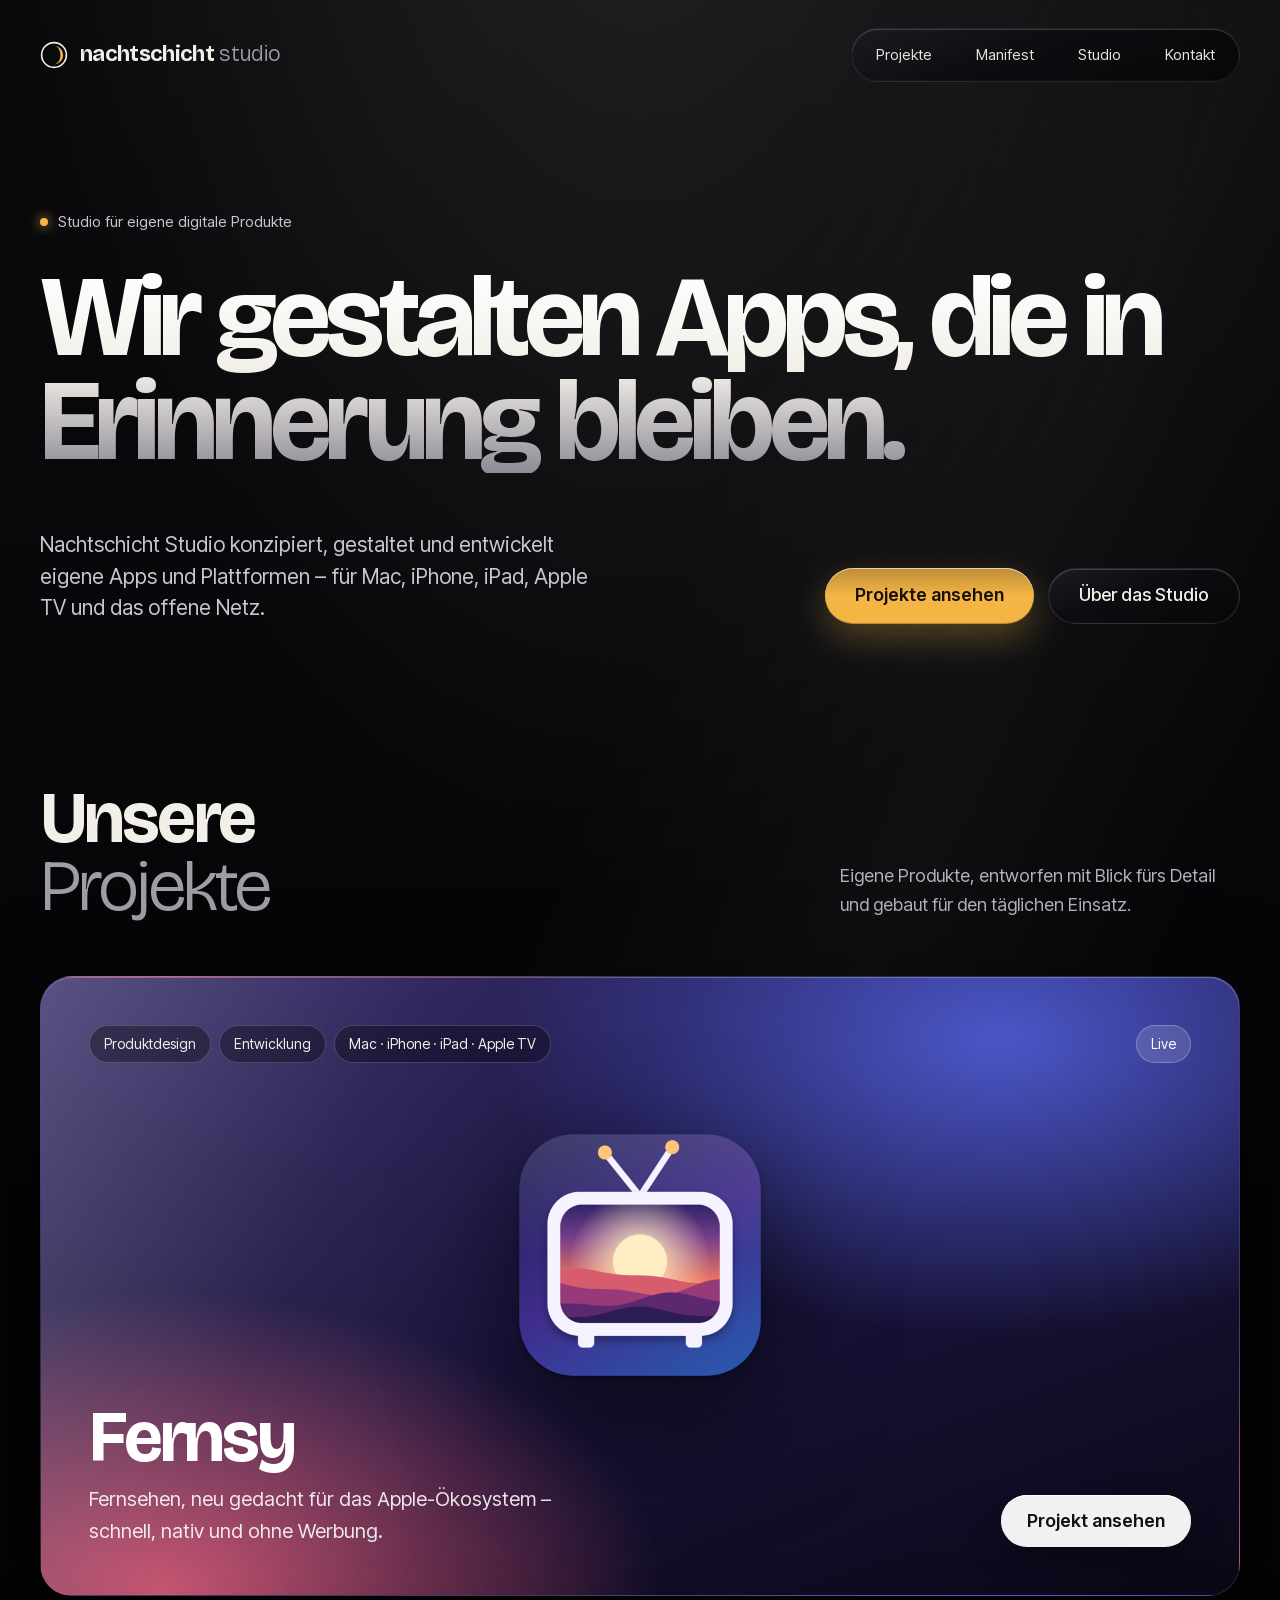
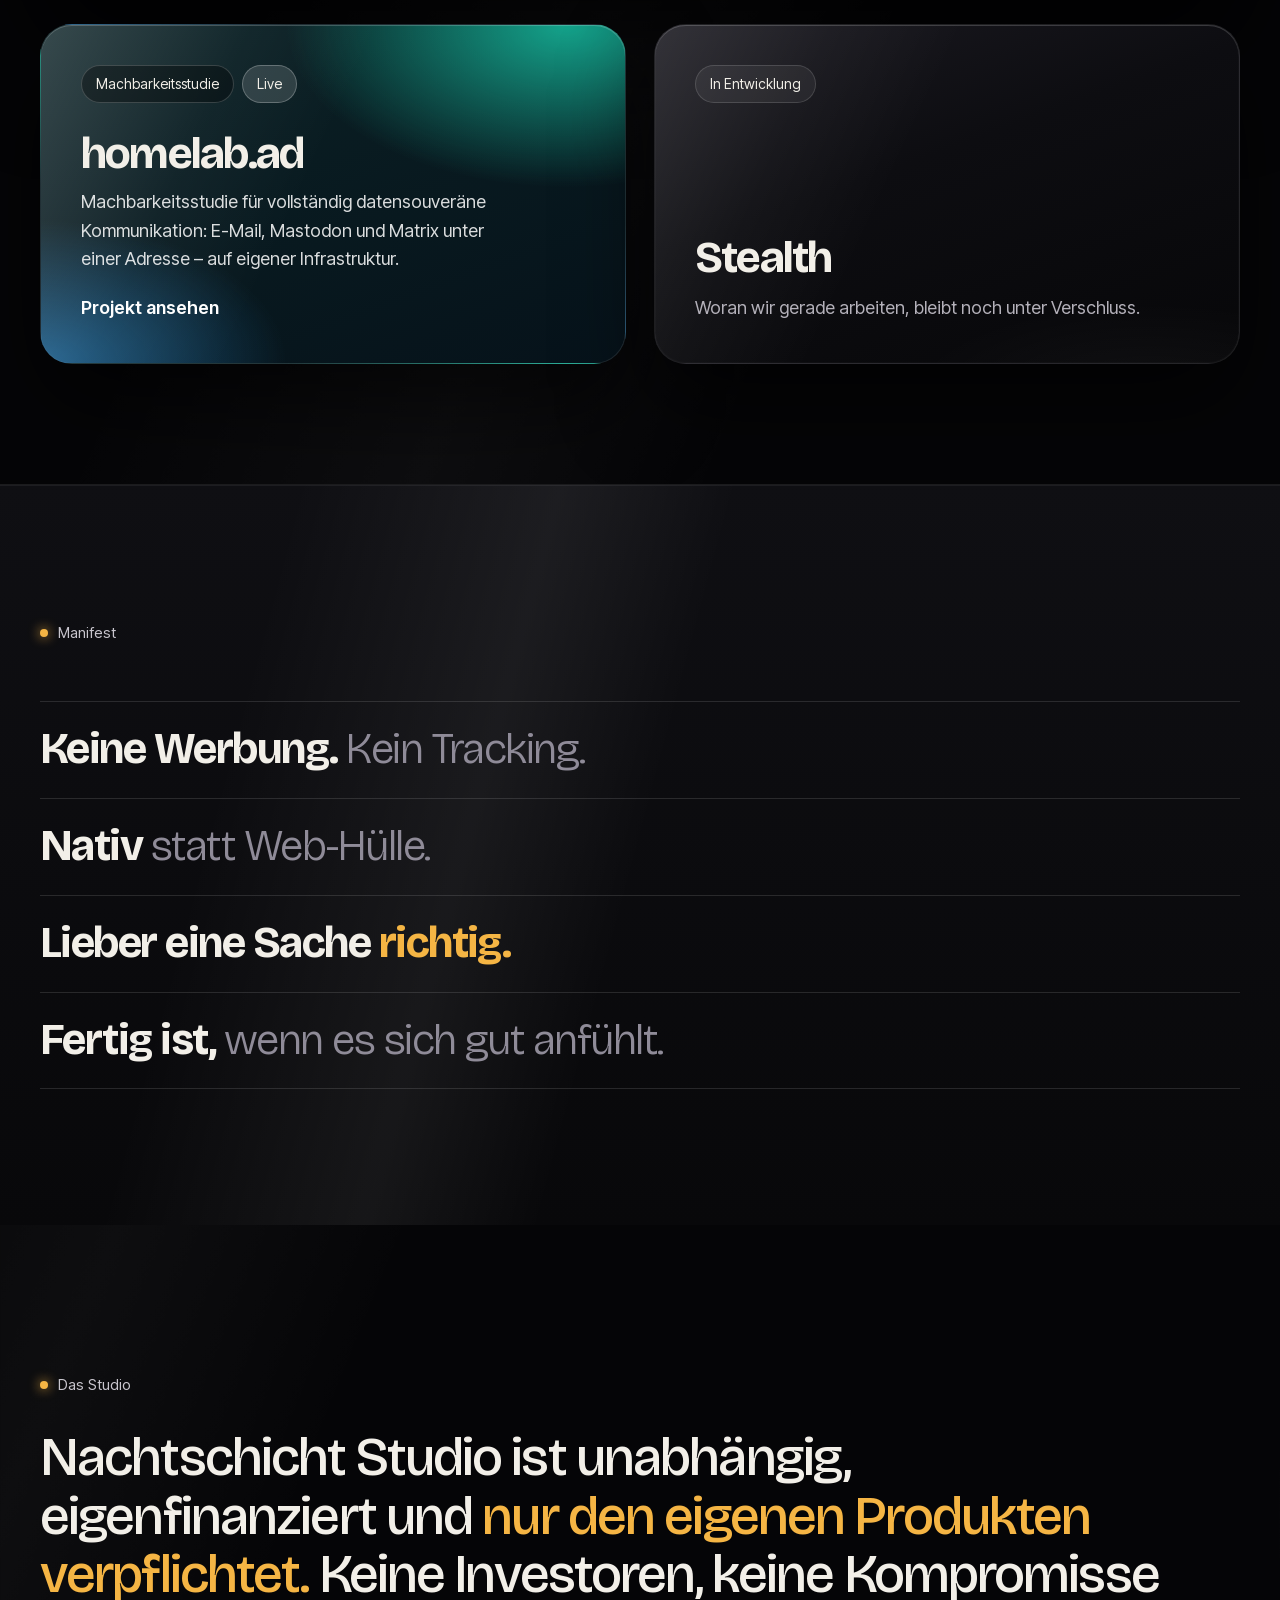
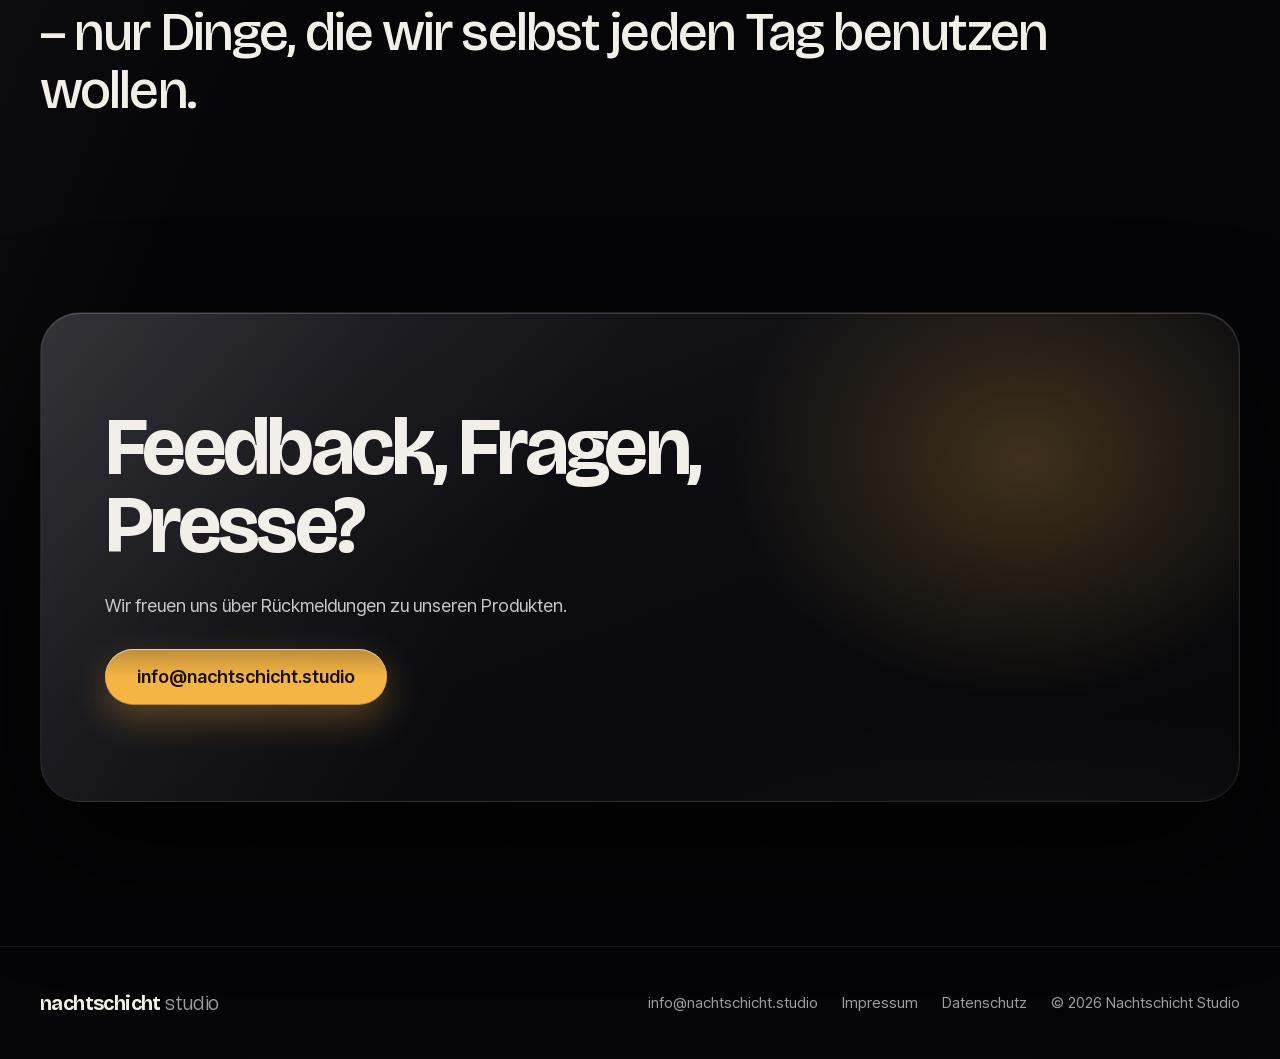
<file: index.html>
<!doctype html>
<html lang="de">
<head>
<meta charset="utf-8">
<meta name="viewport" content="width=device-width, initial-scale=1">
<title>Nachtschicht Studio – Startseite</title>
<meta name="description" content="Nachtschicht Studio konzipiert, gestaltet und entwickelt eigene Apps und Plattformen – für Mac, iPhone, iPad, Apple TV und das offene Netz.">
<meta name="theme-color" content="#050507">
<link rel="icon" href="assets/favicon.svg" type="image/svg+xml">
<link rel="stylesheet" href="assets/fonts.css">
<link rel="stylesheet" href="assets/site.css">
<script src="assets/site.js" defer></script>
</head>
<body>
<div style="position: relative; min-height: 100vh; background: radial-gradient(70% 38% at 50% -6%, rgba(255,255,255,0.100) 0%, rgba(255,255,255,0) 70%), linear-gradient(112deg, rgba(255,255,255,0) 30%, rgba(255,255,255,0.035) 42%, rgba(255,255,255,0) 52%), linear-gradient(180deg, #0A0A0D 0%, #050507 30%, #050507 100%); color: #F2EFE8; font-family: 'Inter Tight', system-ui, sans-serif; font-size: 18px; line-height: 1.6; overflow: hidden">

<header style="position: relative; z-index: 3">
<nav style="max-width: 1280px; margin: 0 auto; padding: 28px 40px; display: flex; flex-wrap: wrap; align-items: center; justify-content: space-between; gap: 16px">
<a href="index.html" style="display: flex; align-items: center; gap: 12px; font-family: 'Bricolage Grotesque', sans-serif; font-weight: 700; font-size: 22px; letter-spacing: -0.03em">
<svg width="28" height="28" viewBox="0 0 26 26" aria-hidden="true"><circle cx="13" cy="13" r="11.5" fill="none" stroke="#F2EFE8" stroke-width="1.5"></circle><path d="M13 4.5 A8.5 8.5 0 0 1 13 21.5 A6 8.5 0 0 0 13 4.5 Z" fill="#F5B544"></path></svg>
<span>nachtschicht<span style="font-weight: 300; color: #A09DA6"> studio</span></span>
</a>
<button type="button" class="menu-toggle" aria-label="Menü öffnen" aria-expanded="false" aria-controls="nav-links"><svg width="18" height="18" viewBox="0 0 24 24" fill="none" stroke="#F2EFE8" stroke-width="1.75" stroke-linecap="round" aria-hidden="true"><path d="M4 9h16M4 15h16"></path></svg></button>
<div class="nav-links" id="nav-links" style="display: flex; flex-wrap: wrap; align-items: center; gap: 8px; padding: 6px; border-radius: 999px; background: linear-gradient(160deg, #1B1A21 0%, #0D0D11 42%, #070709 100%); border: 1px solid rgba(255,255,255,0.09); box-shadow: inset 0 1px 0 rgba(255,255,255,0.160), inset 0 0 0 1px rgba(255,255,255,0.020)">
<a href="#projekte" style="padding: 8px 18px; border-radius: 999px; font-size: 15px; color: #E7E3DA">Projekte</a>
<a href="#manifest" style="padding: 8px 18px; border-radius: 999px; font-size: 15px; color: #E7E3DA">Manifest</a>
<a href="#studio" style="padding: 8px 18px; border-radius: 999px; font-size: 15px; color: #E7E3DA">Studio</a>
<a href="#kontakt" style="padding: 8px 18px; border-radius: 999px; font-size: 15px; color: #E7E3DA">Kontakt</a>
</div>
</nav>
</header>

<section style="position: relative; z-index: 2; max-width: 1280px; margin: 0 auto; padding: 96px 40px 96px">
<p style="margin: 0 0 32px; display: inline-flex; align-items: center; gap: 10px; font-size: 15px; color: #C9C6CE"><span style="width: 8px; height: 8px; border-radius: 50%; background: #F5B544; box-shadow: 0 0 12px #F5B544"></span>Studio für eigene digitale Produkte</p>
<h1 style="margin: 0; max-width: 1180px; font-family: 'Bricolage Grotesque', sans-serif; font-size: clamp(60px, 9vw, 144px); line-height: 0.9; letter-spacing: -0.05em; font-weight: 700; background: linear-gradient(180deg, #FFFFFF 0%, #F2EFE8 50%, #8F8B98 100%); -webkit-background-clip: text; background-clip: text; color: transparent">Wir gestalten Apps, die in Erinnerung bleiben.</h1>
<div style="margin-top: 56px; display: flex; flex-wrap: wrap; justify-content: space-between; align-items: flex-end; gap: 32px">
<p style="margin: 0; max-width: 560px; font-size: 21px; line-height: 1.5; color: #C9C6CE">Nachtschicht Studio konzipiert, gestaltet und entwickelt eigene Apps und Plattformen – für Mac, iPhone, iPad, Apple TV und das offene Netz.</p>
<div style="display: flex; flex-wrap: wrap; gap: 14px">
<a href="#projekte" style="display: inline-flex; align-items: center; min-height: 56px; padding: 0 30px; border-radius: 999px; background: linear-gradient(180deg, rgba(245,181,68,0.75) 0%, #F5B544 50%, #F5B544 100%); box-shadow: inset 0 1px 0 rgba(255,255,255,0.6), inset 0 -1px 0 rgba(0,0,0,0.25), 0 14px 36px rgba(245,181,68,0.3); color: #17110A; font-weight: 600">Projekte ansehen</a>
<a href="#studio" style="display: inline-flex; align-items: center; min-height: 56px; padding: 0 30px; border-radius: 999px; background: linear-gradient(160deg, #1B1A21 0%, #0D0D11 42%, #070709 100%); border: 1px solid rgba(255,255,255,0.12); box-shadow: inset 0 1px 0 rgba(255,255,255,0.160), inset 0 0 0 1px rgba(255,255,255,0.020); color: #F2EFE8; font-weight: 500">Über das Studio</a>
</div>
</div>
</section>

<section id="projekte" style="position: relative; z-index: 2; max-width: 1280px; margin: 0 auto; padding: 64px 40px 120px">
<div style="display: flex; flex-wrap: wrap; justify-content: space-between; align-items: flex-end; gap: 24px; margin-bottom: 56px">
<h2 style="margin: 0; font-family: 'Bricolage Grotesque', sans-serif; font-size: clamp(48px, 5.6vw, 84px); line-height: 0.95; letter-spacing: -0.04em; font-weight: 700">Unsere<br><span style="font-weight: 300; color: #A09DA6">Projekte</span></h2>
<p style="margin: 0; max-width: 400px; color: #B4B1BA">Eigene Produkte, entworfen mit Blick fürs Detail und gebaut für den täglichen Einsatz.</p>
</div>

<a href="fernsy.html" style="position: relative; overflow: hidden; display: flex; flex-direction: column; justify-content: space-between; min-height: 620px; padding: 48px; border-radius: 32px; background: radial-gradient(70% 80% at 80% 10%, #4B57C8 0%, rgba(0,0,0,0) 60%), radial-gradient(60% 70% at 10% 100%, #C9506E 0%, rgba(0,0,0,0) 70%), linear-gradient(160deg, #2B2160 0%, #171236 60%, #0A0816 100%); border: 1px solid rgba(255,255,255,0.12); box-shadow: inset 0 1px 0 rgba(255,255,255,0.25), 0 50px 120px rgba(0,0,0,0.7)">
<div style="position: absolute; inset: 0; pointer-events: none; background: linear-gradient(115deg, rgba(255,255,255,0.22) 0%, rgba(255,255,255,0.05) 26%, rgba(255,255,255,0) 44%)"></div>
<img src="assets/fernsy-icon.png" alt="Fernsy App-Icon" style="position: absolute; left: 50%; top: 45%; width: 300px; height: 300px; margin: -150px 0 0 -150px; filter: drop-shadow(0 40px 60px rgba(0,0,0,0.55))">
<div style="position: relative; display: flex; flex-wrap: wrap; justify-content: space-between; gap: 8px">
<div style="display: flex; flex-wrap: wrap; gap: 8px">
<span style="font-size: 14px; padding: 7px 14px; border-radius: 999px; background: rgba(0,0,0,0.35); border: 1px solid rgba(255,255,255,0.18); color: #F2EFE8">Produktdesign</span>
<span style="font-size: 14px; padding: 7px 14px; border-radius: 999px; background: rgba(0,0,0,0.35); border: 1px solid rgba(255,255,255,0.18); color: #F2EFE8">Entwicklung</span>
<span style="font-size: 14px; padding: 7px 14px; border-radius: 999px; background: rgba(0,0,0,0.35); border: 1px solid rgba(255,255,255,0.18); color: #F2EFE8">Mac · iPhone · iPad · Apple TV</span>
</div>
<span style="font-size: 14px; padding: 7px 14px; border-radius: 999px; background: rgba(255,255,255,0.14); border: 1px solid rgba(255,255,255,0.25); color: #FFFFFF">Live</span>
</div>
<div style="position: relative; display: flex; flex-wrap: wrap; justify-content: space-between; align-items: flex-end; gap: 16px">
<div>
<div style="font-family: 'Bricolage Grotesque', sans-serif; font-size: 72px; font-weight: 700; letter-spacing: -0.045em; line-height: 1; color: #FFFFFF">Fernsy</div>
<div style="margin-top: 10px; max-width: 520px; font-size: 20px; color: rgba(255,255,255,0.88)">Fernsehen, neu gedacht für das Apple-Ökosystem – schnell, nativ und ohne Werbung.</div>
</div>
<span style="display: inline-flex; align-items: center; min-height: 52px; padding: 0 26px; border-radius: 999px; background: rgba(255,255,255,0.94); box-shadow: inset 0 1px 0 #FFFFFF, 0 10px 30px rgba(0,0,0,0.35); color: #111015; font-weight: 600">Projekt ansehen</span>
</div>
</a>

<div style="margin-top: 28px; display: grid; grid-template-columns: repeat(auto-fit, minmax(340px, 1fr)); gap: 28px">
<a href="homelab.html" style="position: relative; overflow: hidden; min-height: 340px; border-radius: 32px; background: radial-gradient(80% 80% at 90% 0%, #14A38B 0%, rgba(0,0,0,0) 60%), radial-gradient(60% 60% at 0% 100%, #1E5F8C 0%, rgba(0,0,0,0) 70%), linear-gradient(160deg, #0B2226 0%, #06121A 100%); border: 1px solid rgba(255,255,255,0.1); box-shadow: inset 0 1px 0 rgba(255,255,255,0.2), 0 40px 90px rgba(0,0,0,0.6); display: flex; flex-direction: column; justify-content: space-between; padding: 40px">
<div style="position: absolute; inset: 0; pointer-events: none; background: linear-gradient(115deg, rgba(255,255,255,0.18) 0%, rgba(255,255,255,0.04) 28%, rgba(255,255,255,0) 46%)"></div>
<div style="position: relative; display: flex; flex-wrap: wrap; gap: 8px">
<span style="font-size: 14px; padding: 7px 14px; border-radius: 999px; background: rgba(0,0,0,0.35); border: 1px solid rgba(255,255,255,0.18)">Machbarkeitsstudie</span>
<span style="font-size: 14px; padding: 7px 14px; border-radius: 999px; background: rgba(255,255,255,0.14); border: 1px solid rgba(255,255,255,0.25)">Live</span>
</div>
<div style="position: relative">
<div style="font-family: 'Bricolage Grotesque', sans-serif; font-size: 44px; font-weight: 700; letter-spacing: -0.04em; line-height: 1">homelab.ad</div>
<p style="margin: 12px 0 0; max-width: 440px; color: rgba(255,255,255,0.85)">Machbarkeitsstudie für vollständig datensouveräne Kommunikation: E-Mail, Mastodon und Matrix unter einer Adresse – auf eigener Infrastruktur.</p>
<span style="display: inline-block; margin-top: 20px; font-weight: 600; color: #FFFFFF">Projekt ansehen</span>
</div>
</a>

<div style="position: relative; overflow: hidden; min-height: 340px; border-radius: 32px; background: linear-gradient(160deg, #1B1A21 0%, #0D0D11 42%, #070709 100%); border: 1px solid rgba(255,255,255,0.09); box-shadow: inset 0 1px 0 rgba(255,255,255,0.160), inset 0 0 0 1px rgba(255,255,255,0.020), 0 40px 90px rgba(0,0,0,0.6); display: flex; flex-direction: column; justify-content: space-between; padding: 40px">
<div style="position: absolute; inset: 0; pointer-events: none; background: linear-gradient(115deg, rgba(255,255,255,0.110) 0%, rgba(255,255,255,0.035) 24%, rgba(255,255,255,0) 42%), radial-gradient(60% 40% at 85% 110%, rgba(255,255,255,0.040) 0%, rgba(255,255,255,0) 70%)"></div>
<span style="position: relative; align-self: flex-start; font-size: 14px; padding: 7px 14px; border-radius: 999px; background: rgba(255,255,255,0.06); border: 1px solid rgba(255,255,255,0.14)">In Entwicklung</span>
<div style="position: relative">
<div style="font-family: 'Bricolage Grotesque', sans-serif; font-size: 44px; font-weight: 700; letter-spacing: -0.04em; line-height: 1">Stealth</div>
<p style="margin: 14px 0 0; color: #B4B1BA">Woran wir gerade arbeiten, bleibt noch unter Verschluss.</p>
</div>
</div>
</div>
</section>

<section id="manifest" style="position: relative; z-index: 2; overflow: hidden; background: linear-gradient(180deg, #0F0F13 0%, #08080A 100%); border-top: 1px solid rgba(255,255,255,0.08); box-shadow: inset 0 1px 0 rgba(255,255,255,0.06)">
<div style="position: absolute; inset: 0; pointer-events: none; background: linear-gradient(105deg, rgba(255,255,255,0) 20%, rgba(255,255,255,0.060) 38%, rgba(255,255,255,0) 50%)"></div>
<div style="position: relative; max-width: 1280px; margin: 0 auto; padding: 136px 40px">
<div style="display: flex; flex-wrap: wrap; justify-content: space-between; align-items: flex-end; gap: 24px; margin-bottom: 56px">
<h2 style="margin: 0; display: inline-flex; align-items: center; gap: 10px; font-size: 15px; font-weight: 400; color: #C9C6CE"><span style="width: 8px; height: 8px; border-radius: 50%; background: #F5B544; box-shadow: 0 0 12px #F5B544"></span>Manifest</h2>
</div>
<div style="display: flex; flex-direction: column; font-family: 'Bricolage Grotesque', sans-serif; font-size: clamp(28px, 3.4vw, 48px); line-height: 1.1; letter-spacing: -0.035em; font-weight: 700">
<p style="margin: 0; padding: 24px 0; border-top: 1px solid rgba(255,255,255,0.12)">Keine Werbung. <span style="font-weight: 300; color: #8F8B98">Kein Tracking.</span></p>
<p style="margin: 0; padding: 24px 0; border-top: 1px solid rgba(255,255,255,0.12)">Nativ <span style="font-weight: 300; color: #8F8B98">statt Web-Hülle.</span></p>
<p style="margin: 0; padding: 24px 0; border-top: 1px solid rgba(255,255,255,0.12)">Lieber eine Sache <span style="color: #F5B544">richtig.</span></p>
<p style="margin: 0; padding: 24px 0; border-top: 1px solid rgba(255,255,255,0.12); border-bottom: 1px solid rgba(255,255,255,0.12)">Fertig ist, <span style="font-weight: 300; color: #8F8B98">wenn es sich gut anfühlt.</span></p>
</div>
</div>
</section>

<section id="studio" style="position: relative; z-index: 2; max-width: 1280px; margin: 0 auto; padding: 144px 40px 120px">
<p style="margin: 0 0 32px; display: inline-flex; align-items: center; gap: 10px; font-size: 15px; color: #C9C6CE"><span style="width: 8px; height: 8px; border-radius: 50%; background: #F5B544; box-shadow: 0 0 12px #F5B544"></span>Das Studio</p>
<p style="margin: 0; max-width: 1120px; font-family: 'Bricolage Grotesque', sans-serif; font-size: clamp(34px, 4.2vw, 60px); line-height: 1.08; letter-spacing: -0.035em; font-weight: 500; color: #F2EFE8">Nachtschicht Studio ist unabhängig, eigenfinanziert und <span style="color: #F5B544">nur den eigenen Produkten verpflichtet.</span> Keine Investoren, keine Kompromisse – nur Dinge, die wir selbst jeden Tag benutzen wollen.</p>

</section>

<section id="kontakt" style="position: relative; z-index: 2; max-width: 1280px; margin: 0 auto; padding: 72px 40px 144px">
<div style="position: relative; overflow: hidden; padding: 96px 64px; border-radius: 40px; background: linear-gradient(160deg, #1B1A21 0%, #0D0D11 42%, #070709 100%); border: 1px solid rgba(255,255,255,0.1); box-shadow: inset 0 1px 0 rgba(255,255,255,0.160), inset 0 0 0 1px rgba(255,255,255,0.020), 0 50px 120px rgba(0,0,0,0.75); display: flex; flex-direction: column; align-items: flex-start; gap: 28px">
<div style="position: absolute; inset: 0; pointer-events: none; background: linear-gradient(115deg, rgba(255,255,255,0.110) 0%, rgba(255,255,255,0.035) 24%, rgba(255,255,255,0) 42%), radial-gradient(60% 40% at 85% 110%, rgba(255,255,255,0.040) 0%, rgba(255,255,255,0) 70%)"></div>
<div style="position: absolute; right: -10%; top: -40%; width: 70%; height: 140%; pointer-events: none; background: radial-gradient(50% 50% at 60% 50%, rgba(245,181,68,0.22) 0%, rgba(0,0,0,0) 70%)"></div>
<h2 style="position: relative; margin: 0; max-width: 820px; font-family: 'Bricolage Grotesque', sans-serif; font-size: clamp(52px, 6.4vw, 96px); line-height: 0.95; letter-spacing: -0.045em; font-weight: 700">Feedback, Fragen, Presse?</h2>
<p style="position: relative; margin: 0; max-width: 500px; color: #C9C6CE">Wir freuen uns über Rückmeldungen zu unseren Produkten.</p>
<a href="mailto:info@nachtschicht.studio" style="position: relative; display: inline-flex; align-items: center; min-height: 56px; padding: 0 32px; border-radius: 999px; background: linear-gradient(180deg, rgba(245,181,68,0.75) 0%, #F5B544 50%, #F5B544 100%); box-shadow: inset 0 1px 0 rgba(255,255,255,0.6), inset 0 -1px 0 rgba(0,0,0,0.25), 0 14px 36px rgba(245,181,68,0.3); color: #17110A; font-weight: 600">info@nachtschicht.studio</a>
</div>
</section>

<footer style="position: relative; z-index: 2; border-top: 1px solid rgba(255,255,255,0.08)">
<div style="max-width: 1280px; margin: 0 auto; padding: 40px; display: flex; flex-wrap: wrap; justify-content: space-between; align-items: center; gap: 16px; font-size: 15px; color: #A09DA6">
<span style="font-family: 'Bricolage Grotesque', sans-serif; font-weight: 700; font-size: 20px; letter-spacing: -0.03em; color: #F2EFE8">nachtschicht<span style="font-weight: 300; color: #A09DA6"> studio</span></span>
<div style="display: flex; flex-wrap: wrap; gap: 24px">
<a href="mailto:info@nachtschicht.studio" style="color: #A09DA6">info@nachtschicht.studio</a>
<a href="impressum.html" style="color: #A09DA6">Impressum</a>
<a href="impressum.html#datenschutz" style="color: #A09DA6">Datenschutz</a>
<span>© 2026 Nachtschicht Studio</span>
</div>
</div>
</footer>
</div>
</body>
</html>
</file>
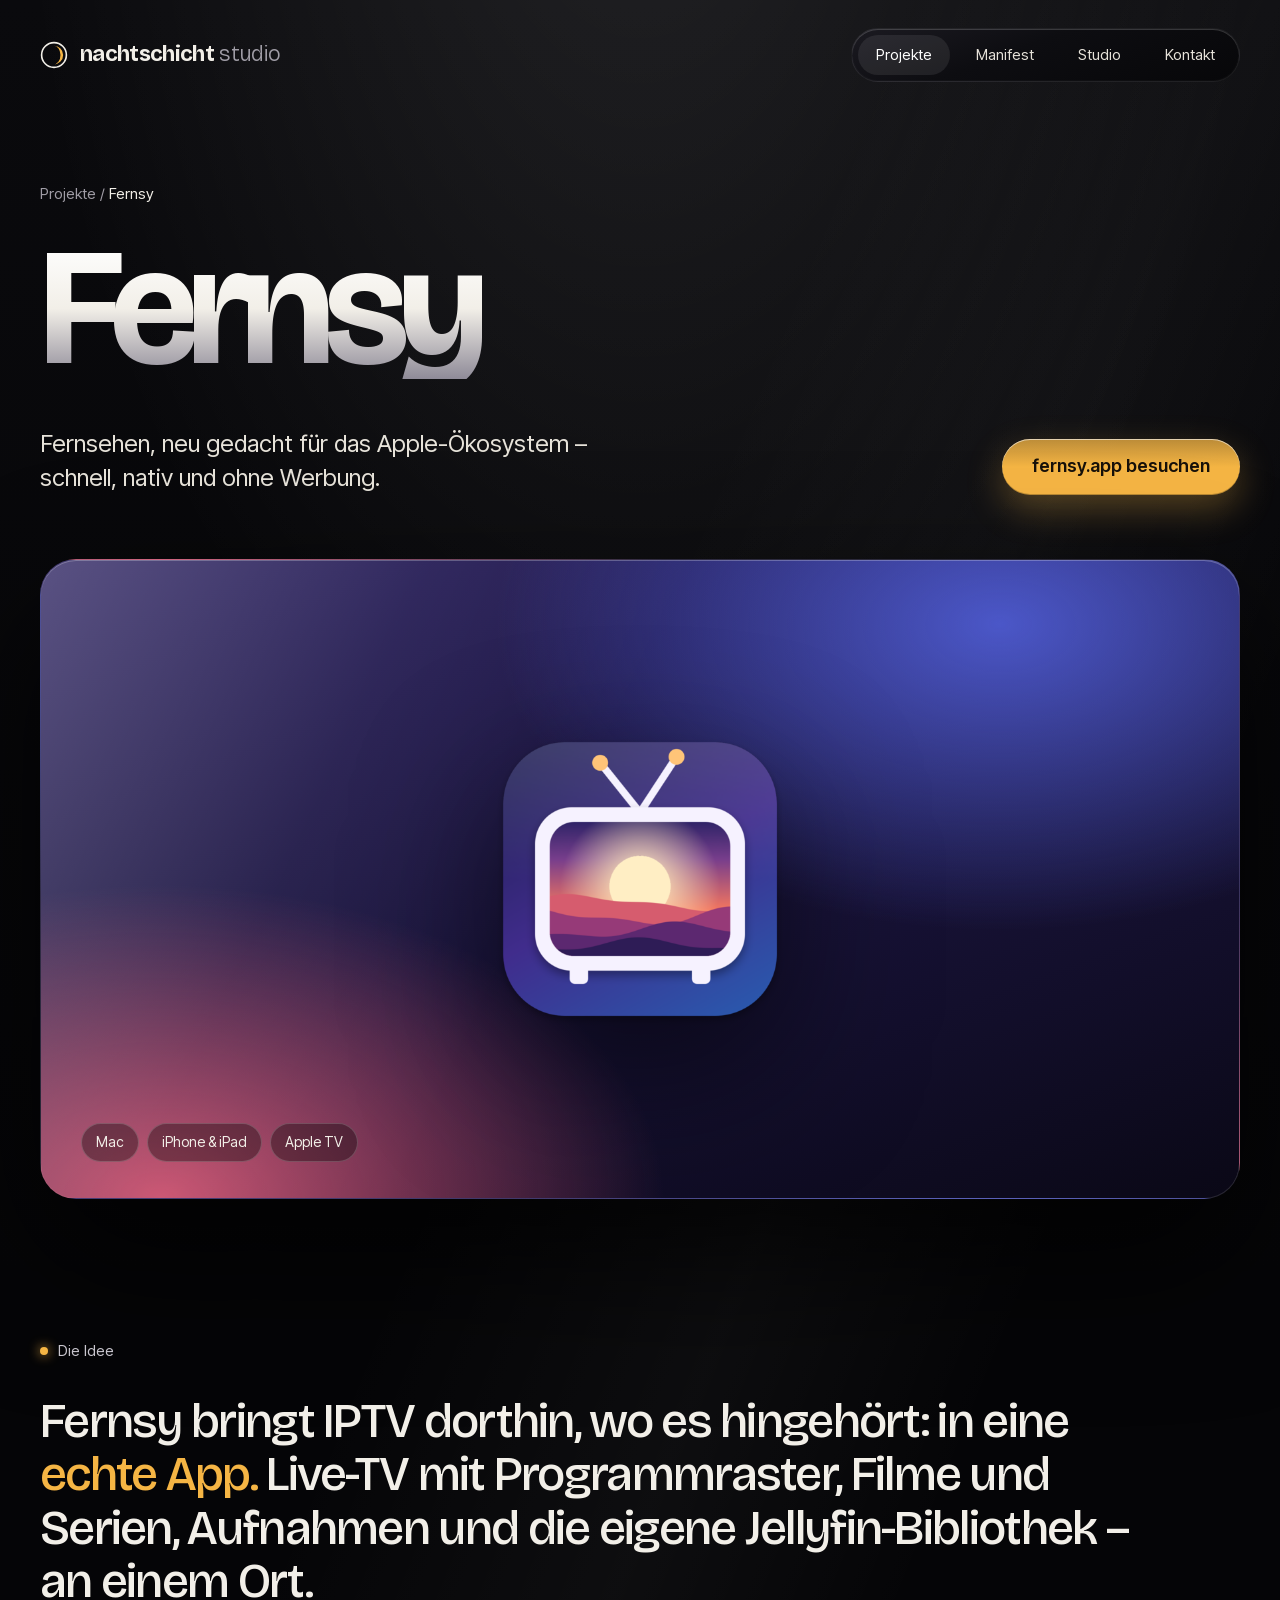
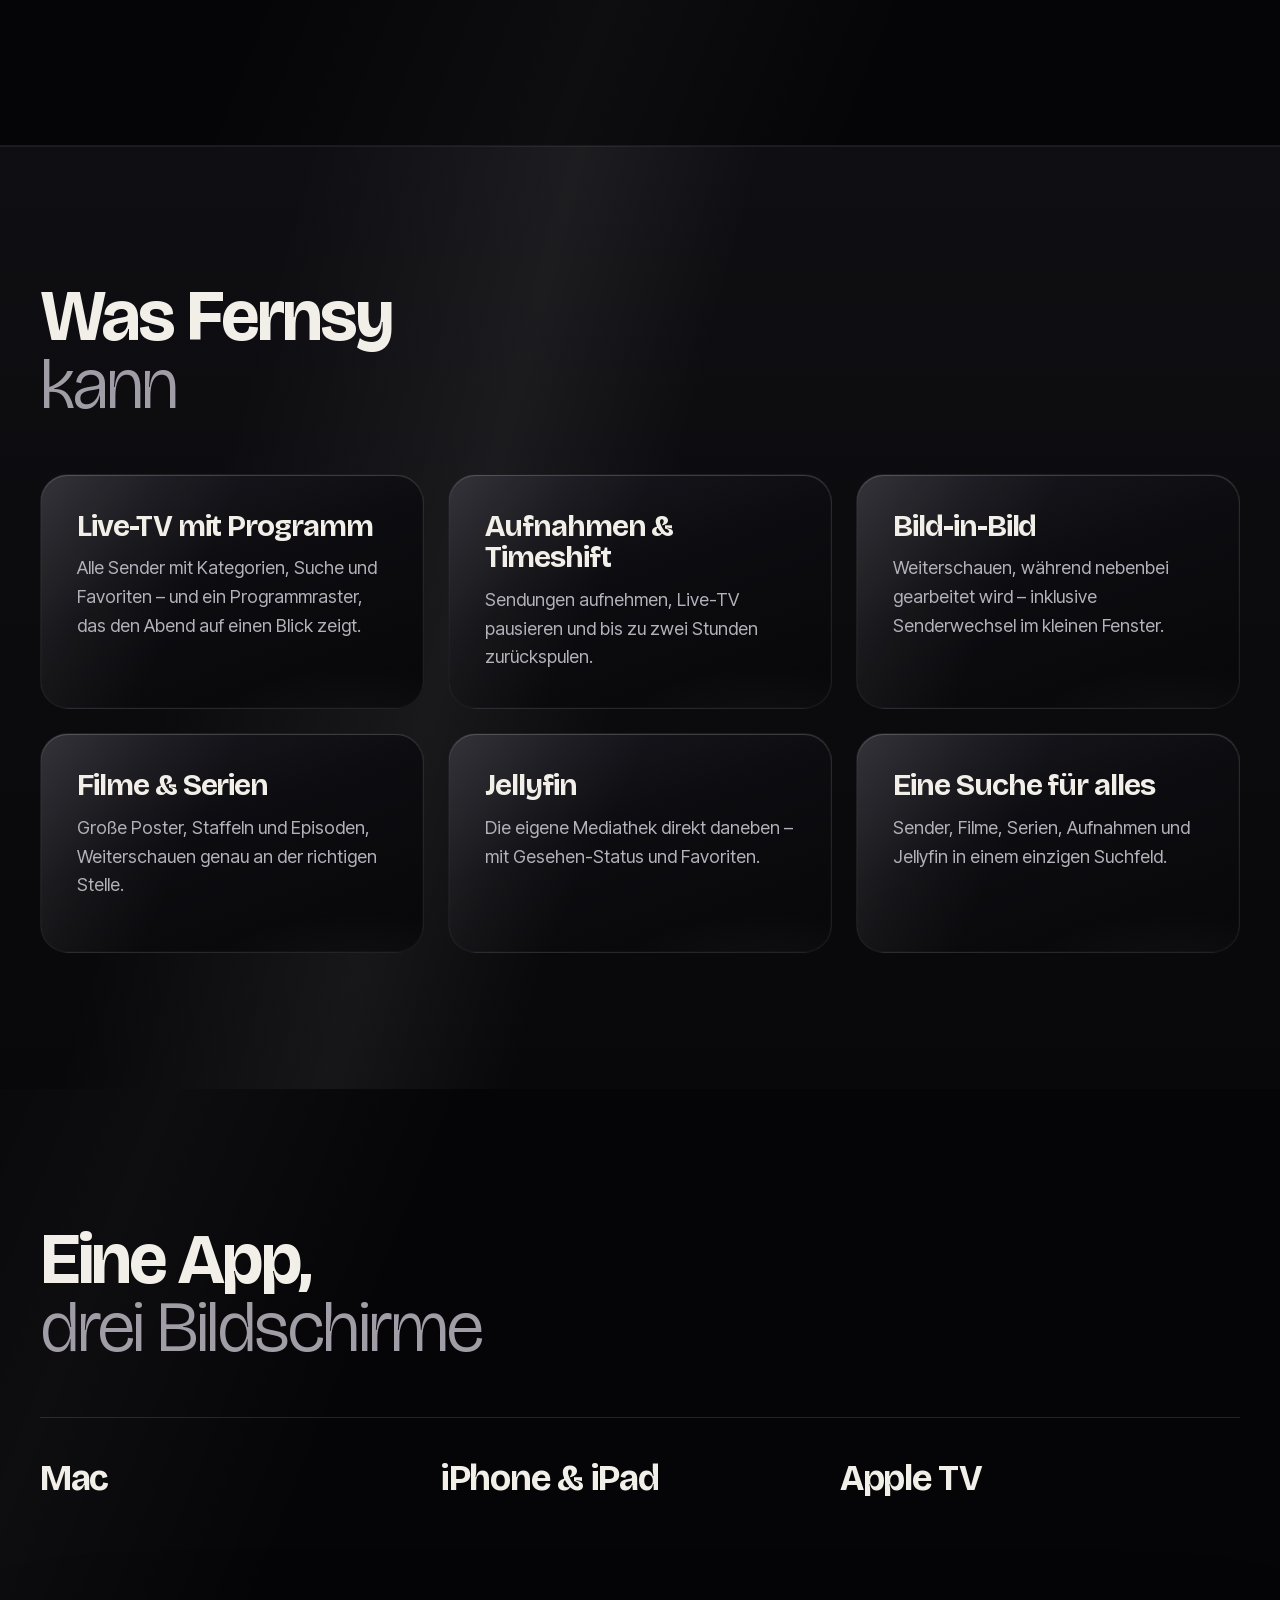
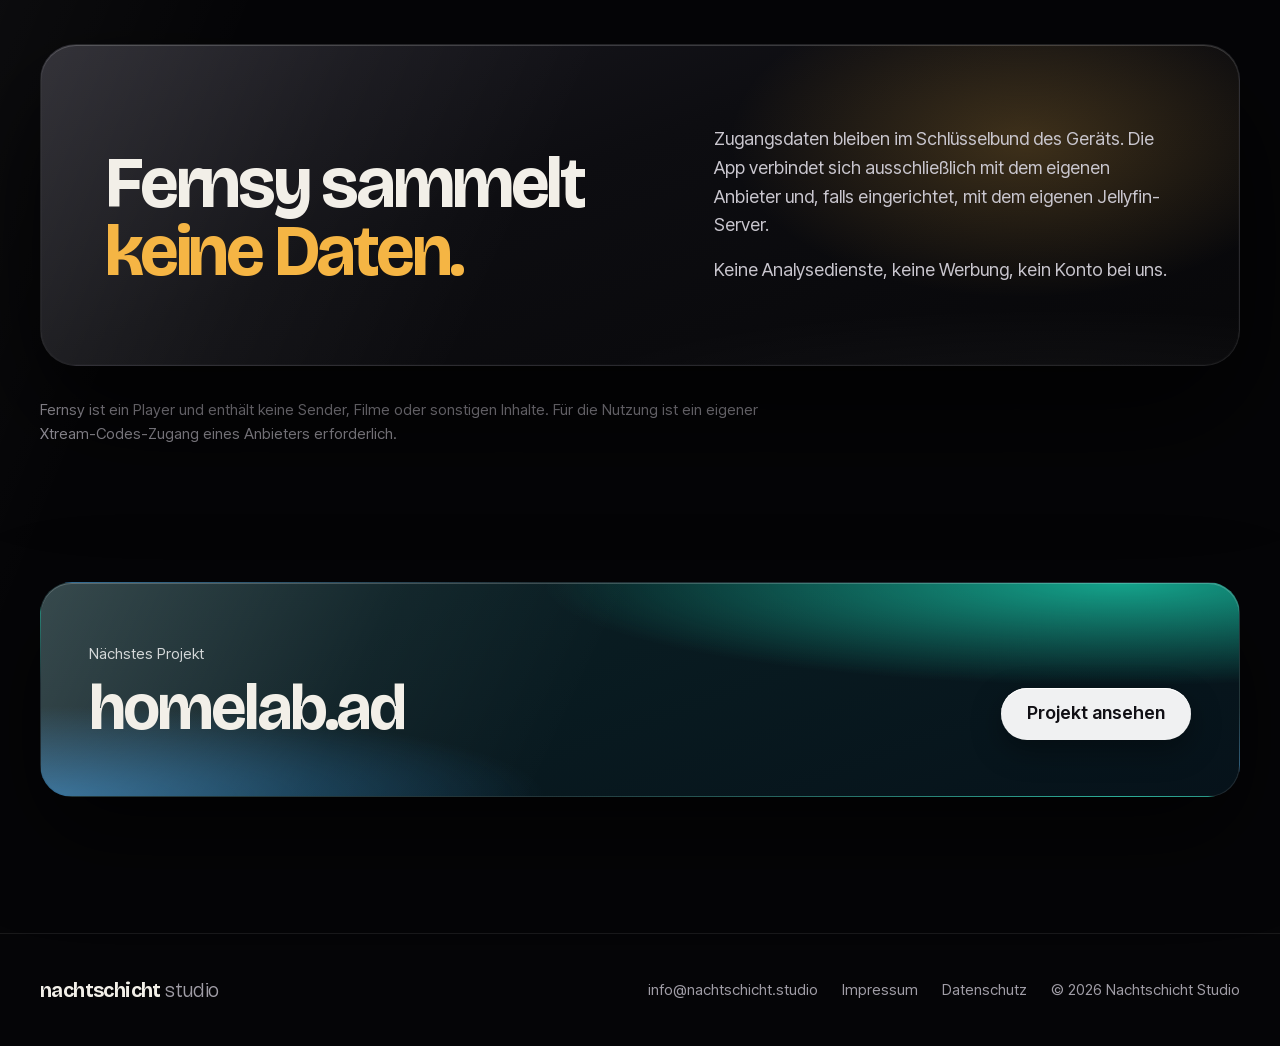
<file: fernsy.html>
<!doctype html>
<html lang="de">
<head>
<meta charset="utf-8">
<meta name="viewport" content="width=device-width, initial-scale=1">
<title>Fernsy – Nachtschicht Studio</title>
<meta name="description" content="Fernsy – Fernsehen, neu gedacht für das Apple-Ökosystem. Schnell, nativ und ohne Werbung.">
<meta name="theme-color" content="#050507">
<link rel="icon" href="assets/favicon.svg" type="image/svg+xml">
<link rel="stylesheet" href="assets/fonts.css">
<link rel="stylesheet" href="assets/site.css">
<script src="assets/site.js" defer></script>
</head>
<body>
<div style="position: relative; min-height: 100vh; background: radial-gradient(70% 38% at 50% -6%, rgba(255,255,255,0.100) 0%, rgba(255,255,255,0) 70%), linear-gradient(112deg, rgba(255,255,255,0) 30%, rgba(255,255,255,0.035) 42%, rgba(255,255,255,0) 52%), linear-gradient(180deg, #0A0A0D 0%, #050507 30%, #050507 100%); color: #F2EFE8; font-family: 'Inter Tight', system-ui, sans-serif; font-size: 18px; line-height: 1.6; overflow: hidden">

<header style="position: relative; z-index: 3">
<nav style="max-width: 1280px; margin: 0 auto; padding: 28px 40px; display: flex; flex-wrap: wrap; align-items: center; justify-content: space-between; gap: 16px">
<a href="index.html" style="display: flex; align-items: center; gap: 12px; font-family: 'Bricolage Grotesque', sans-serif; font-weight: 700; font-size: 22px; letter-spacing: -0.03em">
<svg width="28" height="28" viewBox="0 0 26 26" aria-hidden="true"><circle cx="13" cy="13" r="11.5" fill="none" stroke="#F2EFE8" stroke-width="1.5"></circle><path d="M13 4.5 A8.5 8.5 0 0 1 13 21.5 A6 8.5 0 0 0 13 4.5 Z" fill="#F5B544"></path></svg>
<span>nachtschicht<span style="font-weight: 300; color: #A09DA6"> studio</span></span>
</a>
<button type="button" class="menu-toggle" aria-label="Menü öffnen" aria-expanded="false" aria-controls="nav-links"><svg width="18" height="18" viewBox="0 0 24 24" fill="none" stroke="#F2EFE8" stroke-width="1.75" stroke-linecap="round" aria-hidden="true"><path d="M4 9h16M4 15h16"></path></svg></button>
<div class="nav-links" id="nav-links" style="display: flex; flex-wrap: wrap; align-items: center; gap: 8px; padding: 6px; border-radius: 999px; background: linear-gradient(160deg, #1B1A21 0%, #0D0D11 42%, #070709 100%); border: 1px solid rgba(255,255,255,0.09); box-shadow: inset 0 1px 0 rgba(255,255,255,0.160), inset 0 0 0 1px rgba(255,255,255,0.020)">
<a href="index.html#projekte" style="padding: 8px 18px; border-radius: 999px; font-size: 15px; background: rgba(255,255,255,0.08); color: #FFFFFF">Projekte</a>
<a href="index.html#manifest" style="padding: 8px 18px; border-radius: 999px; font-size: 15px; color: #E7E3DA">Manifest</a>
<a href="index.html#studio" style="padding: 8px 18px; border-radius: 999px; font-size: 15px; color: #E7E3DA">Studio</a>
<a href="index.html#kontakt" style="padding: 8px 18px; border-radius: 999px; font-size: 15px; color: #E7E3DA">Kontakt</a>
</div>
</nav>
</header>

<section style="position: relative; z-index: 2; max-width: 1280px; margin: 0 auto; padding: 72px 40px 64px">
<p style="margin: 0 0 32px; font-size: 15px; color: #A09DA6"><a href="index.html#projekte" style="color: #A09DA6">Projekte</a> <span aria-hidden="true">/</span> <span style="color: #F2EFE8">Fernsy</span></p>
<h1 style="margin: 0; font-family: 'Bricolage Grotesque', sans-serif; font-size: clamp(80px, 13vw, 200px); line-height: 0.85; letter-spacing: -0.06em; font-weight: 700; background: linear-gradient(180deg, #FFFFFF 0%, #F2EFE8 50%, #8F8B98 100%); -webkit-background-clip: text; background-clip: text; color: transparent">Fernsy</h1>
<div style="margin-top: 48px; display: flex; flex-wrap: wrap; justify-content: space-between; align-items: flex-end; gap: 32px">
<p style="margin: 0; max-width: 560px; font-size: 24px; line-height: 1.4; color: #E7E3DA">Fernsehen, neu gedacht für das Apple-Ökosystem – schnell, nativ und ohne Werbung.</p>
<div style="display: flex; flex-wrap: wrap; gap: 14px">
<a href="https://www.fernsy.app" style="display: inline-flex; align-items: center; min-height: 56px; padding: 0 30px; border-radius: 999px; background: linear-gradient(180deg, rgba(245,181,68,0.75) 0%, #F5B544 50%, #F5B544 100%); box-shadow: inset 0 1px 0 rgba(255,255,255,0.6), inset 0 -1px 0 rgba(0,0,0,0.25), 0 14px 36px rgba(245,181,68,0.3); color: #17110A; font-weight: 600">fernsy.app besuchen</a>
</div>
</div>
</section>

<section style="position: relative; z-index: 2; max-width: 1280px; margin: 0 auto; padding: 0 40px 136px">
<div style="position: relative; overflow: hidden; min-height: 640px; border-radius: 36px; background: radial-gradient(70% 80% at 80% 10%, #4B57C8 0%, rgba(0,0,0,0) 60%), radial-gradient(60% 70% at 10% 100%, #C9506E 0%, rgba(0,0,0,0) 70%), linear-gradient(160deg, #2B2160 0%, #171236 60%, #0A0816 100%); border: 1px solid rgba(255,255,255,0.12); box-shadow: inset 0 1px 0 rgba(255,255,255,0.25), 0 60px 140px rgba(0,0,0,0.75); display: flex; align-items: center; justify-content: center">
<div style="position: absolute; inset: 0; pointer-events: none; background: linear-gradient(115deg, rgba(255,255,255,0.22) 0%, rgba(255,255,255,0.05) 26%, rgba(255,255,255,0) 44%)"></div>
<img src="assets/fernsy-icon.png" alt="Fernsy App-Icon" style="position: relative; width: 340px; height: 340px; filter: drop-shadow(0 50px 70px rgba(0,0,0,0.55))">
<div style="position: absolute; left: 40px; bottom: 36px; display: flex; flex-wrap: wrap; gap: 8px">
<span style="font-size: 14px; padding: 7px 14px; border-radius: 999px; background: rgba(0,0,0,0.35); border: 1px solid rgba(255,255,255,0.18)">Mac</span>
<span style="font-size: 14px; padding: 7px 14px; border-radius: 999px; background: rgba(0,0,0,0.35); border: 1px solid rgba(255,255,255,0.18)">iPhone &amp; iPad</span>
<span style="font-size: 14px; padding: 7px 14px; border-radius: 999px; background: rgba(0,0,0,0.35); border: 1px solid rgba(255,255,255,0.18)">Apple TV</span>
</div>
</div>
</section>

<section style="position: relative; z-index: 2; max-width: 1280px; margin: 0 auto; padding: 0 40px 136px">
<p style="margin: 0 0 32px; display: inline-flex; align-items: center; gap: 10px; font-size: 15px; color: #C9C6CE"><span style="width: 8px; height: 8px; border-radius: 50%; background: #F5B544; box-shadow: 0 0 12px #F5B544"></span>Die Idee</p>
<p style="margin: 0; max-width: 1120px; font-family: 'Bricolage Grotesque', sans-serif; font-size: clamp(32px, 3.8vw, 54px); line-height: 1.1; letter-spacing: -0.035em; font-weight: 500">Fernsy bringt IPTV dorthin, wo es hingehört: in eine <span style="color: #F5B544">echte App.</span> Live-TV mit Programmraster, Filme und Serien, Aufnahmen und die eigene Jellyfin-Bibliothek – an einem Ort.</p>
</section>

<section style="position: relative; z-index: 2; overflow: hidden; background: linear-gradient(180deg, #0F0F13 0%, #08080A 100%); border-top: 1px solid rgba(255,255,255,0.08); box-shadow: inset 0 1px 0 rgba(255,255,255,0.06)">
<div style="position: absolute; inset: 0; pointer-events: none; background: linear-gradient(105deg, rgba(255,255,255,0) 20%, rgba(255,255,255,0.060) 38%, rgba(255,255,255,0) 50%)"></div>
<div style="position: relative; max-width: 1280px; margin: 0 auto; padding: 136px 40px">
<h2 style="margin: 0 0 56px; font-family: 'Bricolage Grotesque', sans-serif; font-size: clamp(48px, 5.6vw, 84px); line-height: 0.95; letter-spacing: -0.04em; font-weight: 700">Was Fernsy<br><span style="font-weight: 300; color: #A09DA6">kann</span></h2>
<div style="display: grid; grid-template-columns: repeat(auto-fit, minmax(320px, 1fr)); gap: 24px">
<div style="position: relative; overflow: hidden; padding: 36px; border-radius: 28px; background: linear-gradient(160deg, #1B1A21 0%, #0D0D11 42%, #070709 100%); border: 1px solid rgba(255,255,255,0.08); box-shadow: inset 0 1px 0 rgba(255,255,255,0.160), inset 0 0 0 1px rgba(255,255,255,0.020); display: flex; flex-direction: column; gap: 12px; min-height: 220px">
<div style="position: absolute; inset: 0; pointer-events: none; background: linear-gradient(115deg, rgba(255,255,255,0.110) 0%, rgba(255,255,255,0.035) 24%, rgba(255,255,255,0) 42%), radial-gradient(60% 40% at 85% 110%, rgba(255,255,255,0.040) 0%, rgba(255,255,255,0) 70%)"></div>
<h3 style="position: relative; margin: 0; font-family: 'Bricolage Grotesque', sans-serif; font-size: 30px; font-weight: 700; letter-spacing: -0.035em; line-height: 1.05">Live-TV mit Programm</h3>
<p style="position: relative; margin: 0; color: #B4B1BA">Alle Sender mit Kategorien, Suche und Favoriten – und ein Programmraster, das den Abend auf einen Blick zeigt.</p>
</div>
<div style="position: relative; overflow: hidden; padding: 36px; border-radius: 28px; background: linear-gradient(160deg, #1B1A21 0%, #0D0D11 42%, #070709 100%); border: 1px solid rgba(255,255,255,0.08); box-shadow: inset 0 1px 0 rgba(255,255,255,0.160), inset 0 0 0 1px rgba(255,255,255,0.020); display: flex; flex-direction: column; gap: 12px; min-height: 220px">
<div style="position: absolute; inset: 0; pointer-events: none; background: linear-gradient(115deg, rgba(255,255,255,0.110) 0%, rgba(255,255,255,0.035) 24%, rgba(255,255,255,0) 42%), radial-gradient(60% 40% at 85% 110%, rgba(255,255,255,0.040) 0%, rgba(255,255,255,0) 70%)"></div>
<h3 style="position: relative; margin: 0; font-family: 'Bricolage Grotesque', sans-serif; font-size: 30px; font-weight: 700; letter-spacing: -0.035em; line-height: 1.05">Aufnahmen &amp; Timeshift</h3>
<p style="position: relative; margin: 0; color: #B4B1BA">Sendungen aufnehmen, Live-TV pausieren und bis zu zwei Stunden zurückspulen.</p>
</div>
<div style="position: relative; overflow: hidden; padding: 36px; border-radius: 28px; background: linear-gradient(160deg, #1B1A21 0%, #0D0D11 42%, #070709 100%); border: 1px solid rgba(255,255,255,0.08); box-shadow: inset 0 1px 0 rgba(255,255,255,0.160), inset 0 0 0 1px rgba(255,255,255,0.020); display: flex; flex-direction: column; gap: 12px; min-height: 220px">
<div style="position: absolute; inset: 0; pointer-events: none; background: linear-gradient(115deg, rgba(255,255,255,0.110) 0%, rgba(255,255,255,0.035) 24%, rgba(255,255,255,0) 42%), radial-gradient(60% 40% at 85% 110%, rgba(255,255,255,0.040) 0%, rgba(255,255,255,0) 70%)"></div>
<h3 style="position: relative; margin: 0; font-family: 'Bricolage Grotesque', sans-serif; font-size: 30px; font-weight: 700; letter-spacing: -0.035em; line-height: 1.05">Bild-in-Bild</h3>
<p style="position: relative; margin: 0; color: #B4B1BA">Weiterschauen, während nebenbei gearbeitet wird – inklusive Senderwechsel im kleinen Fenster.</p>
</div>
<div style="position: relative; overflow: hidden; padding: 36px; border-radius: 28px; background: linear-gradient(160deg, #1B1A21 0%, #0D0D11 42%, #070709 100%); border: 1px solid rgba(255,255,255,0.08); box-shadow: inset 0 1px 0 rgba(255,255,255,0.160), inset 0 0 0 1px rgba(255,255,255,0.020); display: flex; flex-direction: column; gap: 12px; min-height: 220px">
<div style="position: absolute; inset: 0; pointer-events: none; background: linear-gradient(115deg, rgba(255,255,255,0.110) 0%, rgba(255,255,255,0.035) 24%, rgba(255,255,255,0) 42%), radial-gradient(60% 40% at 85% 110%, rgba(255,255,255,0.040) 0%, rgba(255,255,255,0) 70%)"></div>
<h3 style="position: relative; margin: 0; font-family: 'Bricolage Grotesque', sans-serif; font-size: 30px; font-weight: 700; letter-spacing: -0.035em; line-height: 1.05">Filme &amp; Serien</h3>
<p style="position: relative; margin: 0; color: #B4B1BA">Große Poster, Staffeln und Episoden, Weiterschauen genau an der richtigen Stelle.</p>
</div>
<div style="position: relative; overflow: hidden; padding: 36px; border-radius: 28px; background: linear-gradient(160deg, #1B1A21 0%, #0D0D11 42%, #070709 100%); border: 1px solid rgba(255,255,255,0.08); box-shadow: inset 0 1px 0 rgba(255,255,255,0.160), inset 0 0 0 1px rgba(255,255,255,0.020); display: flex; flex-direction: column; gap: 12px; min-height: 220px">
<div style="position: absolute; inset: 0; pointer-events: none; background: linear-gradient(115deg, rgba(255,255,255,0.110) 0%, rgba(255,255,255,0.035) 24%, rgba(255,255,255,0) 42%), radial-gradient(60% 40% at 85% 110%, rgba(255,255,255,0.040) 0%, rgba(255,255,255,0) 70%)"></div>
<h3 style="position: relative; margin: 0; font-family: 'Bricolage Grotesque', sans-serif; font-size: 30px; font-weight: 700; letter-spacing: -0.035em; line-height: 1.05">Jellyfin</h3>
<p style="position: relative; margin: 0; color: #B4B1BA">Die eigene Mediathek direkt daneben – mit Gesehen-Status und Favoriten.</p>
</div>
<div style="position: relative; overflow: hidden; padding: 36px; border-radius: 28px; background: linear-gradient(160deg, #1B1A21 0%, #0D0D11 42%, #070709 100%); border: 1px solid rgba(255,255,255,0.08); box-shadow: inset 0 1px 0 rgba(255,255,255,0.160), inset 0 0 0 1px rgba(255,255,255,0.020); display: flex; flex-direction: column; gap: 12px; min-height: 220px">
<div style="position: absolute; inset: 0; pointer-events: none; background: linear-gradient(115deg, rgba(255,255,255,0.110) 0%, rgba(255,255,255,0.035) 24%, rgba(255,255,255,0) 42%), radial-gradient(60% 40% at 85% 110%, rgba(255,255,255,0.040) 0%, rgba(255,255,255,0) 70%)"></div>
<h3 style="position: relative; margin: 0; font-family: 'Bricolage Grotesque', sans-serif; font-size: 30px; font-weight: 700; letter-spacing: -0.035em; line-height: 1.05">Eine Suche für alles</h3>
<p style="position: relative; margin: 0; color: #B4B1BA">Sender, Filme, Serien, Aufnahmen und Jellyfin in einem einzigen Suchfeld.</p>
</div>
</div>
</div>
</section>

<section style="position: relative; z-index: 2; max-width: 1280px; margin: 0 auto; padding: 136px 40px">
<h2 style="margin: 0 0 56px; font-family: 'Bricolage Grotesque', sans-serif; font-size: clamp(48px, 5.6vw, 84px); line-height: 0.95; letter-spacing: -0.04em; font-weight: 700">Eine App,<br><span style="font-weight: 300; color: #A09DA6">drei Bildschirme</span></h2>
<div style="display: grid; grid-template-columns: repeat(auto-fit, minmax(300px, 1fr)); border-top: 1px solid rgba(255,255,255,0.12)">
<div style="padding: 32px 24px 0 0; display: flex; flex-direction: column; gap: 8px">
<span style="font-family: 'Bricolage Grotesque', sans-serif; font-size: 36px; font-weight: 700; letter-spacing: -0.035em">Mac</span>
</div>
<div style="padding: 32px 24px 0 0; display: flex; flex-direction: column; gap: 8px">
<span style="font-family: 'Bricolage Grotesque', sans-serif; font-size: 36px; font-weight: 700; letter-spacing: -0.035em">iPhone &amp; iPad</span>
</div>
<div style="padding: 32px 24px 0 0; display: flex; flex-direction: column; gap: 8px">
<span style="font-family: 'Bricolage Grotesque', sans-serif; font-size: 36px; font-weight: 700; letter-spacing: -0.035em">Apple TV</span>
</div>
</div>
</section>

<section style="position: relative; z-index: 2; max-width: 1280px; margin: 0 auto; padding: 0 40px 136px">
<div style="position: relative; overflow: hidden; padding: 80px 64px; border-radius: 36px; background: linear-gradient(160deg, #1B1A21 0%, #0D0D11 42%, #070709 100%); border: 1px solid rgba(255,255,255,0.1); box-shadow: inset 0 1px 0 rgba(255,255,255,0.160), inset 0 0 0 1px rgba(255,255,255,0.020), 0 50px 120px rgba(0,0,0,0.75); display: flex; flex-wrap: wrap; gap: 48px; align-items: flex-end">
<div style="position: absolute; inset: 0; pointer-events: none; background: linear-gradient(115deg, rgba(255,255,255,0.110) 0%, rgba(255,255,255,0.035) 24%, rgba(255,255,255,0) 42%), radial-gradient(60% 40% at 85% 110%, rgba(255,255,255,0.040) 0%, rgba(255,255,255,0) 70%)"></div>
<div style="position: absolute; right: -10%; top: -40%; width: 70%; height: 140%; pointer-events: none; background: radial-gradient(50% 50% at 60% 50%, rgba(245,181,68,0.22) 0%, rgba(0,0,0,0) 70%)"></div>
<h2 style="position: relative; flex: 1 1 460px; margin: 0; font-family: 'Bricolage Grotesque', sans-serif; font-size: clamp(48px, 5.6vw, 84px); line-height: 0.95; letter-spacing: -0.045em; font-weight: 700">Fernsy sammelt <span style="color: #F5B544">keine Daten.</span></h2>
<div style="position: relative; flex: 1 1 360px; display: flex; flex-direction: column; gap: 16px; color: #C9C6CE">
<p style="margin: 0">Zugangsdaten bleiben im Schlüsselbund des Geräts. Die App verbindet sich ausschließlich mit dem eigenen Anbieter und, falls eingerichtet, mit dem eigenen Jellyfin-Server.</p>
<p style="margin: 0">Keine Analysedienste, keine Werbung, kein Konto bei uns.</p>
</div>
</div>
<p style="margin: 32px 0 0; max-width: 760px; font-size: 15px; color: #A09DA6">Fernsy ist ein Player und enthält keine Sender, Filme oder sonstigen Inhalte. Für die Nutzung ist ein eigener Xtream-Codes-Zugang eines Anbieters erforderlich.</p>
</section>

<section style="position: relative; z-index: 2; max-width: 1280px; margin: 0 auto; padding: 0 40px 136px">
<a href="homelab.html" style="position: relative; overflow: hidden; display: flex; flex-wrap: wrap; justify-content: space-between; align-items: flex-end; gap: 24px; padding: 56px 48px; border-radius: 32px; background: radial-gradient(80% 80% at 90% 0%, #14A38B 0%, rgba(0,0,0,0) 60%), radial-gradient(60% 60% at 0% 100%, #1E5F8C 0%, rgba(0,0,0,0) 70%), linear-gradient(160deg, #0B2226 0%, #06121A 100%); border: 1px solid rgba(255,255,255,0.1); box-shadow: inset 0 1px 0 rgba(255,255,255,0.2), 0 40px 90px rgba(0,0,0,0.6)">
<div style="position: absolute; inset: 0; pointer-events: none; background: linear-gradient(115deg, rgba(255,255,255,0.18) 0%, rgba(255,255,255,0.04) 28%, rgba(255,255,255,0) 46%)"></div>
<div style="position: relative">
<span style="font-size: 15px; color: rgba(255,255,255,0.8)">Nächstes Projekt</span>
<div style="margin-top: 8px; font-family: 'Bricolage Grotesque', sans-serif; font-size: clamp(44px, 5vw, 72px); font-weight: 700; letter-spacing: -0.045em; line-height: 1">homelab.ad</div>
</div>
<span style="position: relative; display: inline-flex; align-items: center; min-height: 52px; padding: 0 26px; border-radius: 999px; background: rgba(255,255,255,0.94); box-shadow: inset 0 1px 0 #FFFFFF, 0 10px 30px rgba(0,0,0,0.35); color: #111015; font-weight: 600">Projekt ansehen</span>
</a>
</section>

<footer style="position: relative; z-index: 2; border-top: 1px solid rgba(255,255,255,0.08)">
<div style="max-width: 1280px; margin: 0 auto; padding: 40px; display: flex; flex-wrap: wrap; justify-content: space-between; align-items: center; gap: 16px; font-size: 15px; color: #A09DA6">
<span style="font-family: 'Bricolage Grotesque', sans-serif; font-weight: 700; font-size: 20px; letter-spacing: -0.03em; color: #F2EFE8">nachtschicht<span style="font-weight: 300; color: #A09DA6"> studio</span></span>
<div style="display: flex; flex-wrap: wrap; gap: 24px">
<a href="mailto:info@nachtschicht.studio" style="color: #A09DA6">info@nachtschicht.studio</a>
<a href="impressum.html" style="color: #A09DA6">Impressum</a>
<a href="impressum.html#datenschutz" style="color: #A09DA6">Datenschutz</a>
<span>© 2026 Nachtschicht Studio</span>
</div>
</div>
</footer>
</div>
</body>
</html>
</file>
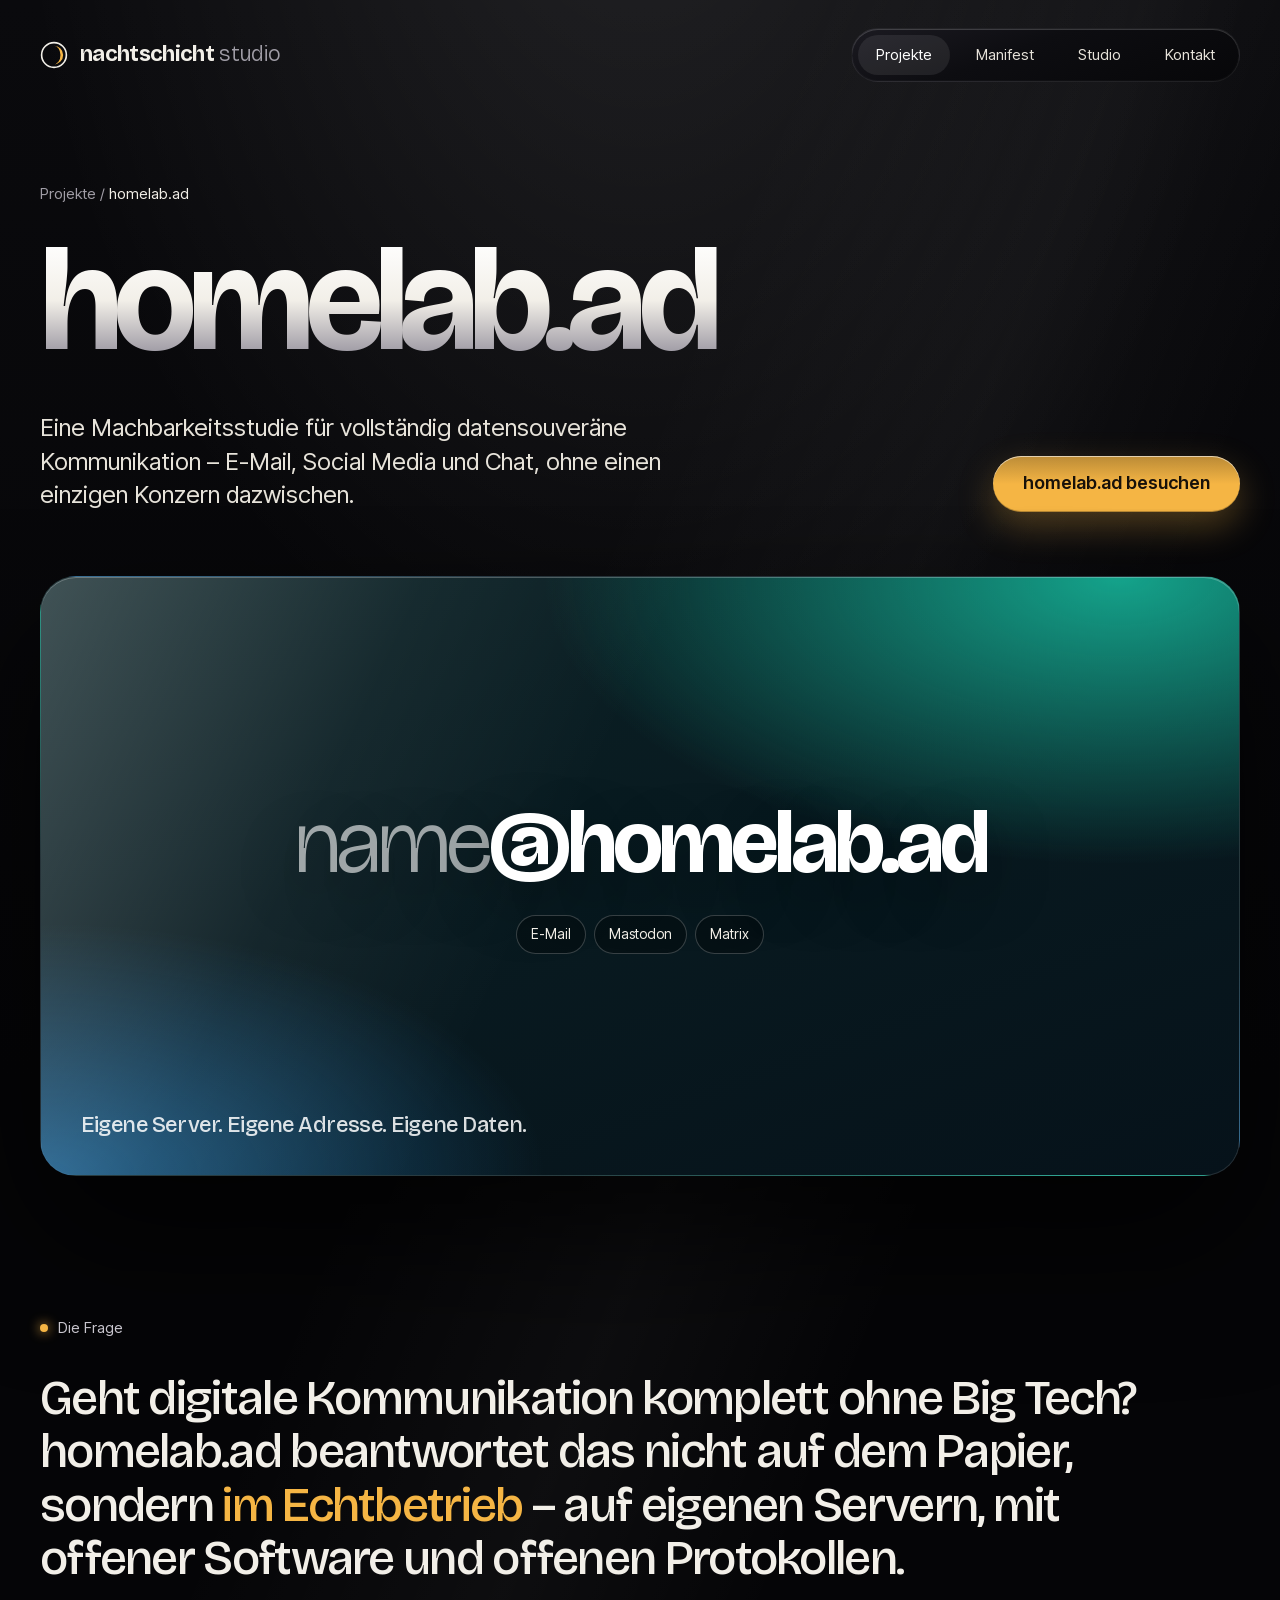
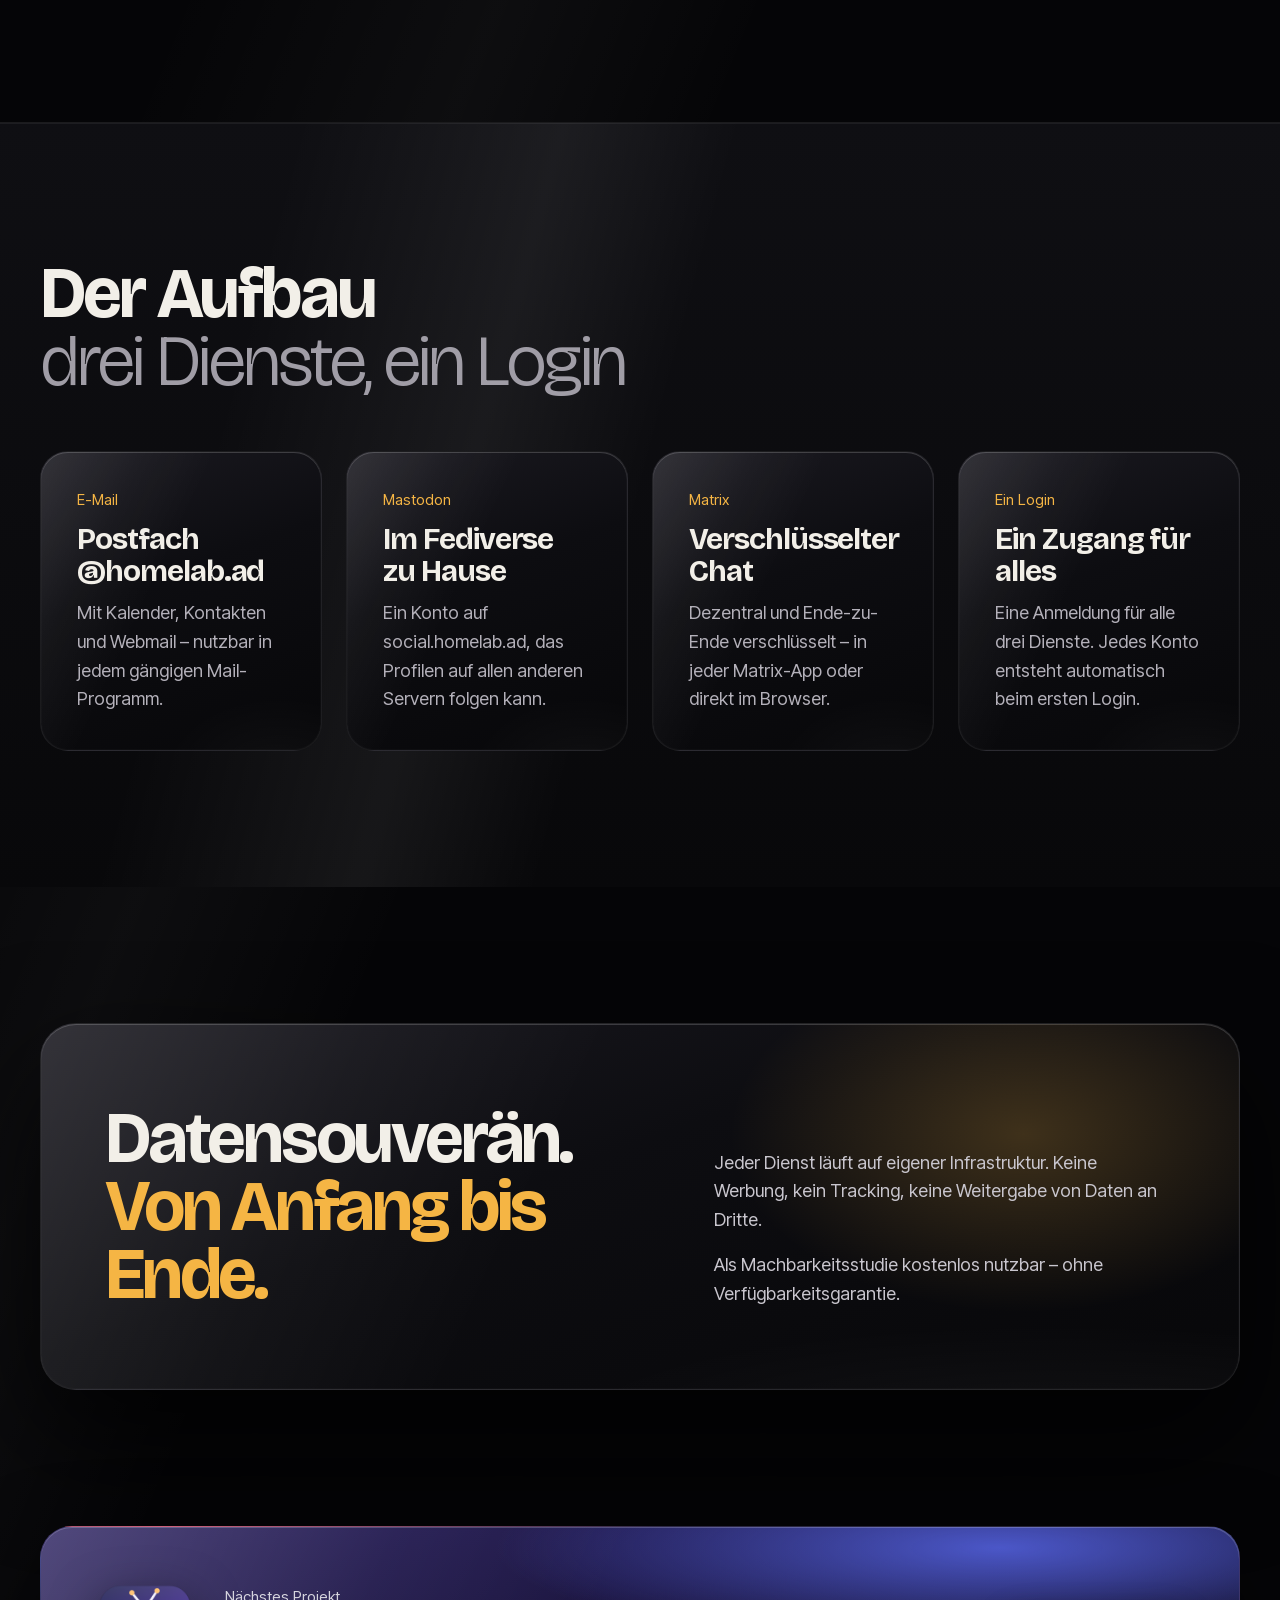
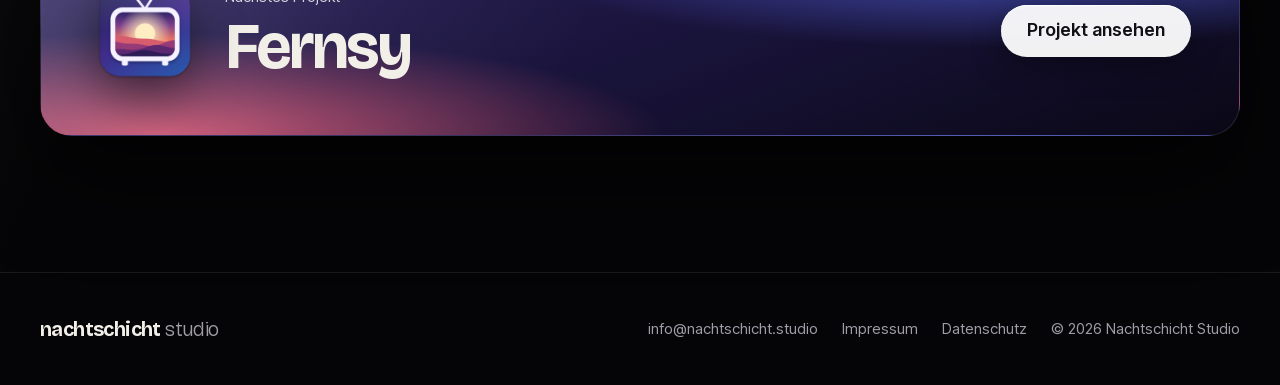
<file: homelab.html>
<!doctype html>
<html lang="de">
<head>
<meta charset="utf-8">
<meta name="viewport" content="width=device-width, initial-scale=1">
<title>homelab.ad – Nachtschicht Studio</title>
<meta name="description" content="homelab.ad – Machbarkeitsstudie für vollständig datensouveräne Kommunikation: E-Mail, Mastodon und Matrix unter einer Adresse.">
<meta name="theme-color" content="#050507">
<link rel="icon" href="assets/favicon.svg" type="image/svg+xml">
<link rel="stylesheet" href="assets/fonts.css">
<link rel="stylesheet" href="assets/site.css">
<script src="assets/site.js" defer></script>
</head>
<body>
<div style="position: relative; min-height: 100vh; background: radial-gradient(70% 38% at 50% -6%, rgba(255,255,255,0.100) 0%, rgba(255,255,255,0) 70%), linear-gradient(112deg, rgba(255,255,255,0) 30%, rgba(255,255,255,0.035) 42%, rgba(255,255,255,0) 52%), linear-gradient(180deg, #0A0A0D 0%, #050507 30%, #050507 100%); color: #F2EFE8; font-family: 'Inter Tight', system-ui, sans-serif; font-size: 18px; line-height: 1.6; overflow: hidden">

<header style="position: relative; z-index: 3">
<nav style="max-width: 1280px; margin: 0 auto; padding: 28px 40px; display: flex; flex-wrap: wrap; align-items: center; justify-content: space-between; gap: 16px">
<a href="index.html" style="display: flex; align-items: center; gap: 12px; font-family: 'Bricolage Grotesque', sans-serif; font-weight: 700; font-size: 22px; letter-spacing: -0.03em">
<svg width="28" height="28" viewBox="0 0 26 26" aria-hidden="true"><circle cx="13" cy="13" r="11.5" fill="none" stroke="#F2EFE8" stroke-width="1.5"></circle><path d="M13 4.5 A8.5 8.5 0 0 1 13 21.5 A6 8.5 0 0 0 13 4.5 Z" fill="#F5B544"></path></svg>
<span>nachtschicht<span style="font-weight: 300; color: #A09DA6"> studio</span></span>
</a>
<button type="button" class="menu-toggle" aria-label="Menü öffnen" aria-expanded="false" aria-controls="nav-links"><svg width="18" height="18" viewBox="0 0 24 24" fill="none" stroke="#F2EFE8" stroke-width="1.75" stroke-linecap="round" aria-hidden="true"><path d="M4 9h16M4 15h16"></path></svg></button>
<div class="nav-links" id="nav-links" style="display: flex; flex-wrap: wrap; align-items: center; gap: 8px; padding: 6px; border-radius: 999px; background: linear-gradient(160deg, #1B1A21 0%, #0D0D11 42%, #070709 100%); border: 1px solid rgba(255,255,255,0.09); box-shadow: inset 0 1px 0 rgba(255,255,255,0.160), inset 0 0 0 1px rgba(255,255,255,0.020)">
<a href="index.html#projekte" style="padding: 8px 18px; border-radius: 999px; font-size: 15px; background: rgba(255,255,255,0.08); color: #FFFFFF">Projekte</a>
<a href="index.html#manifest" style="padding: 8px 18px; border-radius: 999px; font-size: 15px; color: #E7E3DA">Manifest</a>
<a href="index.html#studio" style="padding: 8px 18px; border-radius: 999px; font-size: 15px; color: #E7E3DA">Studio</a>
<a href="index.html#kontakt" style="padding: 8px 18px; border-radius: 999px; font-size: 15px; color: #E7E3DA">Kontakt</a>
</div>
</nav>
</header>

<section style="position: relative; z-index: 2; max-width: 1280px; margin: 0 auto; padding: 72px 40px 64px">
<p style="margin: 0 0 32px; font-size: 15px; color: #A09DA6"><a href="index.html#projekte" style="color: #A09DA6">Projekte</a> <span aria-hidden="true">/</span> <span style="color: #F2EFE8">homelab.ad</span></p>
<h1 style="margin: 0; font-family: 'Bricolage Grotesque', sans-serif; font-size: clamp(72px, 11.5vw, 176px); line-height: 0.85; letter-spacing: -0.06em; font-weight: 700; background: linear-gradient(180deg, #FFFFFF 0%, #F2EFE8 50%, #8F8B98 100%); -webkit-background-clip: text; background-clip: text; color: transparent">homelab.ad</h1>
<div style="margin-top: 48px; display: flex; flex-wrap: wrap; justify-content: space-between; align-items: flex-end; gap: 32px">
<p style="margin: 0; max-width: 640px; font-size: 24px; line-height: 1.4; color: #E7E3DA">Eine Machbarkeitsstudie für vollständig datensouveräne Kommunikation – E-Mail, Social Media und Chat, ohne einen einzigen Konzern dazwischen.</p>
<a href="https://homelab.ad/en" style="display: inline-flex; align-items: center; min-height: 56px; padding: 0 30px; border-radius: 999px; background: linear-gradient(180deg, rgba(245,181,68,0.75) 0%, #F5B544 50%, #F5B544 100%); box-shadow: inset 0 1px 0 rgba(255,255,255,0.6), inset 0 -1px 0 rgba(0,0,0,0.25), 0 14px 36px rgba(245,181,68,0.3); color: #17110A; font-weight: 600">homelab.ad besuchen</a>
</div>
</section>

<section style="position: relative; z-index: 2; max-width: 1280px; margin: 0 auto; padding: 0 40px 136px">
<div style="position: relative; overflow: hidden; min-height: 600px; border-radius: 36px; background: radial-gradient(80% 80% at 90% 0%, #14A38B 0%, rgba(0,0,0,0) 60%), radial-gradient(60% 60% at 0% 100%, #1E5F8C 0%, rgba(0,0,0,0) 70%), linear-gradient(160deg, #0B2226 0%, #06121A 100%); border: 1px solid rgba(255,255,255,0.12); box-shadow: inset 0 1px 0 rgba(255,255,255,0.25), 0 60px 140px rgba(0,0,0,0.75); display: flex; flex-direction: column; align-items: center; justify-content: center; gap: 28px; padding: 48px 32px; text-align: center">
<div style="position: absolute; inset: 0; pointer-events: none; background: linear-gradient(115deg, rgba(255,255,255,0.22) 0%, rgba(255,255,255,0.05) 26%, rgba(255,255,255,0) 44%)"></div>
<div style="position: relative; font-family: 'Bricolage Grotesque', sans-serif; font-size: clamp(44px, 7vw, 108px); line-height: 1; letter-spacing: -0.05em; font-weight: 700; color: #FFFFFF; text-shadow: 0 20px 60px rgba(0,0,0,0.35)"><span style="font-weight: 300; color: rgba(255,255,255,0.6)">name</span>@homelab.ad</div>
<div style="position: relative; display: flex; flex-wrap: wrap; justify-content: center; gap: 8px">
<span style="font-size: 14px; padding: 7px 14px; border-radius: 999px; background: rgba(0,0,0,0.3); border: 1px solid rgba(255,255,255,0.2)">E-Mail</span>
<span style="font-size: 14px; padding: 7px 14px; border-radius: 999px; background: rgba(0,0,0,0.3); border: 1px solid rgba(255,255,255,0.2)">Mastodon</span>
<span style="font-size: 14px; padding: 7px 14px; border-radius: 999px; background: rgba(0,0,0,0.3); border: 1px solid rgba(255,255,255,0.2)">Matrix</span>
</div>
<p style="position: absolute; left: 40px; bottom: 32px; margin: 0; font-family: 'Bricolage Grotesque', sans-serif; font-size: 22px; font-weight: 500; letter-spacing: -0.02em; color: rgba(255,255,255,0.85); text-align: left">Eigene Server. Eigene Adresse. Eigene Daten.</p>
</div>
</section>

<section style="position: relative; z-index: 2; max-width: 1280px; margin: 0 auto; padding: 0 40px 136px">
<p style="margin: 0 0 32px; display: inline-flex; align-items: center; gap: 10px; font-size: 15px; color: #C9C6CE"><span style="width: 8px; height: 8px; border-radius: 50%; background: #F5B544; box-shadow: 0 0 12px #F5B544"></span>Die Frage</p>
<p style="margin: 0; max-width: 1120px; font-family: 'Bricolage Grotesque', sans-serif; font-size: clamp(32px, 3.8vw, 54px); line-height: 1.1; letter-spacing: -0.035em; font-weight: 500">Geht digitale Kommunikation komplett ohne Big Tech? homelab.ad beantwortet das nicht auf dem Papier, sondern <span style="color: #F5B544">im Echtbetrieb</span> – auf eigenen Servern, mit offener Software und offenen Protokollen.</p>
</section>

<section style="position: relative; z-index: 2; overflow: hidden; background: linear-gradient(180deg, #0F0F13 0%, #08080A 100%); border-top: 1px solid rgba(255,255,255,0.08); box-shadow: inset 0 1px 0 rgba(255,255,255,0.06)">
<div style="position: absolute; inset: 0; pointer-events: none; background: linear-gradient(105deg, rgba(255,255,255,0) 20%, rgba(255,255,255,0.060) 38%, rgba(255,255,255,0) 50%)"></div>
<div style="position: relative; max-width: 1280px; margin: 0 auto; padding: 136px 40px">
<h2 style="margin: 0 0 56px; font-family: 'Bricolage Grotesque', sans-serif; font-size: clamp(48px, 5.6vw, 84px); line-height: 0.95; letter-spacing: -0.04em; font-weight: 700">Der Aufbau<br><span style="font-weight: 300; color: #A09DA6">drei Dienste, ein Login</span></h2>
<div style="display: grid; grid-template-columns: repeat(auto-fit, minmax(280px, 1fr)); gap: 24px">
<div style="position: relative; overflow: hidden; padding: 36px; border-radius: 28px; background: linear-gradient(160deg, #1B1A21 0%, #0D0D11 42%, #070709 100%); border: 1px solid rgba(255,255,255,0.08); box-shadow: inset 0 1px 0 rgba(255,255,255,0.160), inset 0 0 0 1px rgba(255,255,255,0.020); display: flex; flex-direction: column; gap: 12px; min-height: 240px">
<div style="position: absolute; inset: 0; pointer-events: none; background: linear-gradient(115deg, rgba(255,255,255,0.110) 0%, rgba(255,255,255,0.035) 24%, rgba(255,255,255,0) 42%), radial-gradient(60% 40% at 85% 110%, rgba(255,255,255,0.040) 0%, rgba(255,255,255,0) 70%)"></div>
<span style="position: relative; font-size: 15px; color: #F5B544">E-Mail</span>
<h3 style="position: relative; margin: 0; font-family: 'Bricolage Grotesque', sans-serif; font-size: 30px; font-weight: 700; letter-spacing: -0.035em; line-height: 1.05">Postfach @homelab.ad</h3>
<p style="position: relative; margin: 0; color: #B4B1BA">Mit Kalender, Kontakten und Webmail – nutzbar in jedem gängigen Mail-Programm.</p>
</div>
<div style="position: relative; overflow: hidden; padding: 36px; border-radius: 28px; background: linear-gradient(160deg, #1B1A21 0%, #0D0D11 42%, #070709 100%); border: 1px solid rgba(255,255,255,0.08); box-shadow: inset 0 1px 0 rgba(255,255,255,0.160), inset 0 0 0 1px rgba(255,255,255,0.020); display: flex; flex-direction: column; gap: 12px; min-height: 240px">
<div style="position: absolute; inset: 0; pointer-events: none; background: linear-gradient(115deg, rgba(255,255,255,0.110) 0%, rgba(255,255,255,0.035) 24%, rgba(255,255,255,0) 42%), radial-gradient(60% 40% at 85% 110%, rgba(255,255,255,0.040) 0%, rgba(255,255,255,0) 70%)"></div>
<span style="position: relative; font-size: 15px; color: #F5B544">Mastodon</span>
<h3 style="position: relative; margin: 0; font-family: 'Bricolage Grotesque', sans-serif; font-size: 30px; font-weight: 700; letter-spacing: -0.035em; line-height: 1.05">Im Fediverse zu Hause</h3>
<p style="position: relative; margin: 0; color: #B4B1BA">Ein Konto auf social.homelab.ad, das Profilen auf allen anderen Servern folgen kann.</p>
</div>
<div style="position: relative; overflow: hidden; padding: 36px; border-radius: 28px; background: linear-gradient(160deg, #1B1A21 0%, #0D0D11 42%, #070709 100%); border: 1px solid rgba(255,255,255,0.08); box-shadow: inset 0 1px 0 rgba(255,255,255,0.160), inset 0 0 0 1px rgba(255,255,255,0.020); display: flex; flex-direction: column; gap: 12px; min-height: 240px">
<div style="position: absolute; inset: 0; pointer-events: none; background: linear-gradient(115deg, rgba(255,255,255,0.110) 0%, rgba(255,255,255,0.035) 24%, rgba(255,255,255,0) 42%), radial-gradient(60% 40% at 85% 110%, rgba(255,255,255,0.040) 0%, rgba(255,255,255,0) 70%)"></div>
<span style="position: relative; font-size: 15px; color: #F5B544">Matrix</span>
<h3 style="position: relative; margin: 0; font-family: 'Bricolage Grotesque', sans-serif; font-size: 30px; font-weight: 700; letter-spacing: -0.035em; line-height: 1.05">Verschlüsselter Chat</h3>
<p style="position: relative; margin: 0; color: #B4B1BA">Dezentral und Ende-zu-Ende verschlüsselt – in jeder Matrix-App oder direkt im Browser.</p>
</div>
<div style="position: relative; overflow: hidden; padding: 36px; border-radius: 28px; background: linear-gradient(160deg, #1B1A21 0%, #0D0D11 42%, #070709 100%); border: 1px solid rgba(255,255,255,0.08); box-shadow: inset 0 1px 0 rgba(255,255,255,0.160), inset 0 0 0 1px rgba(255,255,255,0.020); display: flex; flex-direction: column; gap: 12px; min-height: 240px">
<div style="position: absolute; inset: 0; pointer-events: none; background: linear-gradient(115deg, rgba(255,255,255,0.110) 0%, rgba(255,255,255,0.035) 24%, rgba(255,255,255,0) 42%), radial-gradient(60% 40% at 85% 110%, rgba(255,255,255,0.040) 0%, rgba(255,255,255,0) 70%)"></div>
<span style="position: relative; font-size: 15px; color: #F5B544">Ein Login</span>
<h3 style="position: relative; margin: 0; font-family: 'Bricolage Grotesque', sans-serif; font-size: 30px; font-weight: 700; letter-spacing: -0.035em; line-height: 1.05">Ein Zugang für alles</h3>
<p style="position: relative; margin: 0; color: #B4B1BA">Eine Anmeldung für alle drei Dienste. Jedes Konto entsteht automatisch beim ersten Login.</p>
</div>
</div>
</div>
</section>

<section style="position: relative; z-index: 2; max-width: 1280px; margin: 0 auto; padding: 136px 40px">
<div style="position: relative; overflow: hidden; padding: 80px 64px; border-radius: 36px; background: linear-gradient(160deg, #1B1A21 0%, #0D0D11 42%, #070709 100%); border: 1px solid rgba(255,255,255,0.1); box-shadow: inset 0 1px 0 rgba(255,255,255,0.160), inset 0 0 0 1px rgba(255,255,255,0.020), 0 50px 120px rgba(0,0,0,0.75); display: flex; flex-wrap: wrap; gap: 48px; align-items: flex-end">
<div style="position: absolute; inset: 0; pointer-events: none; background: linear-gradient(115deg, rgba(255,255,255,0.110) 0%, rgba(255,255,255,0.035) 24%, rgba(255,255,255,0) 42%), radial-gradient(60% 40% at 85% 110%, rgba(255,255,255,0.040) 0%, rgba(255,255,255,0) 70%)"></div>
<div style="position: absolute; right: -10%; top: -40%; width: 70%; height: 140%; pointer-events: none; background: radial-gradient(50% 50% at 60% 50%, rgba(245,181,68,0.22) 0%, rgba(0,0,0,0) 70%)"></div>
<h2 style="position: relative; flex: 1 1 460px; margin: 0; font-family: 'Bricolage Grotesque', sans-serif; font-size: clamp(48px, 5.6vw, 84px); line-height: 0.95; letter-spacing: -0.045em; font-weight: 700">Datensouverän. <span style="color: #F5B544">Von Anfang bis Ende.</span></h2>
<div style="position: relative; flex: 1 1 360px; display: flex; flex-direction: column; gap: 16px; color: #C9C6CE">
<p style="margin: 0">Jeder Dienst läuft auf eigener Infrastruktur. Keine Werbung, kein Tracking, keine Weitergabe von Daten an Dritte.</p>
<p style="margin: 0">Als Machbarkeitsstudie kostenlos nutzbar – ohne Verfügbarkeitsgarantie.</p>
</div>
</div>
</section>

<section style="position: relative; z-index: 2; max-width: 1280px; margin: 0 auto; padding: 0 40px 136px">
<a href="fernsy.html" style="position: relative; overflow: hidden; display: flex; flex-wrap: wrap; justify-content: space-between; align-items: center; gap: 24px; padding: 48px; border-radius: 32px; background: radial-gradient(70% 80% at 80% 10%, #4B57C8 0%, rgba(0,0,0,0) 60%), radial-gradient(60% 70% at 10% 100%, #C9506E 0%, rgba(0,0,0,0) 70%), linear-gradient(160deg, #2B2160 0%, #171236 60%, #0A0816 100%); border: 1px solid rgba(255,255,255,0.1); box-shadow: inset 0 1px 0 rgba(255,255,255,0.2), 0 40px 90px rgba(0,0,0,0.6)">
<div style="position: absolute; inset: 0; pointer-events: none; background: linear-gradient(115deg, rgba(255,255,255,0.18) 0%, rgba(255,255,255,0.04) 28%, rgba(255,255,255,0) 46%)"></div>
<div style="position: relative; display: flex; align-items: center; gap: 24px">
<img src="assets/fernsy-icon.png" alt="Fernsy App-Icon" style="width: 112px; height: 112px; filter: drop-shadow(0 16px 24px rgba(0,0,0,0.5))">
<div>
<span style="font-size: 15px; color: rgba(255,255,255,0.8)">Nächstes Projekt</span>
<div style="margin-top: 4px; font-family: 'Bricolage Grotesque', sans-serif; font-size: clamp(44px, 5vw, 72px); font-weight: 700; letter-spacing: -0.045em; line-height: 1">Fernsy</div>
</div>
</div>
<span style="position: relative; display: inline-flex; align-items: center; min-height: 52px; padding: 0 26px; border-radius: 999px; background: rgba(255,255,255,0.94); box-shadow: inset 0 1px 0 #FFFFFF, 0 10px 30px rgba(0,0,0,0.35); color: #111015; font-weight: 600">Projekt ansehen</span>
</a>
</section>

<footer style="position: relative; z-index: 2; border-top: 1px solid rgba(255,255,255,0.08)">
<div style="max-width: 1280px; margin: 0 auto; padding: 40px; display: flex; flex-wrap: wrap; justify-content: space-between; align-items: center; gap: 16px; font-size: 15px; color: #A09DA6">
<span style="font-family: 'Bricolage Grotesque', sans-serif; font-weight: 700; font-size: 20px; letter-spacing: -0.03em; color: #F2EFE8">nachtschicht<span style="font-weight: 300; color: #A09DA6"> studio</span></span>
<div style="display: flex; flex-wrap: wrap; gap: 24px">
<a href="mailto:info@nachtschicht.studio" style="color: #A09DA6">info@nachtschicht.studio</a>
<a href="impressum.html" style="color: #A09DA6">Impressum</a>
<a href="impressum.html#datenschutz" style="color: #A09DA6">Datenschutz</a>
<span>© 2026 Nachtschicht Studio</span>
</div>
</div>
</footer>
</div>
</body>
</html>
</file>
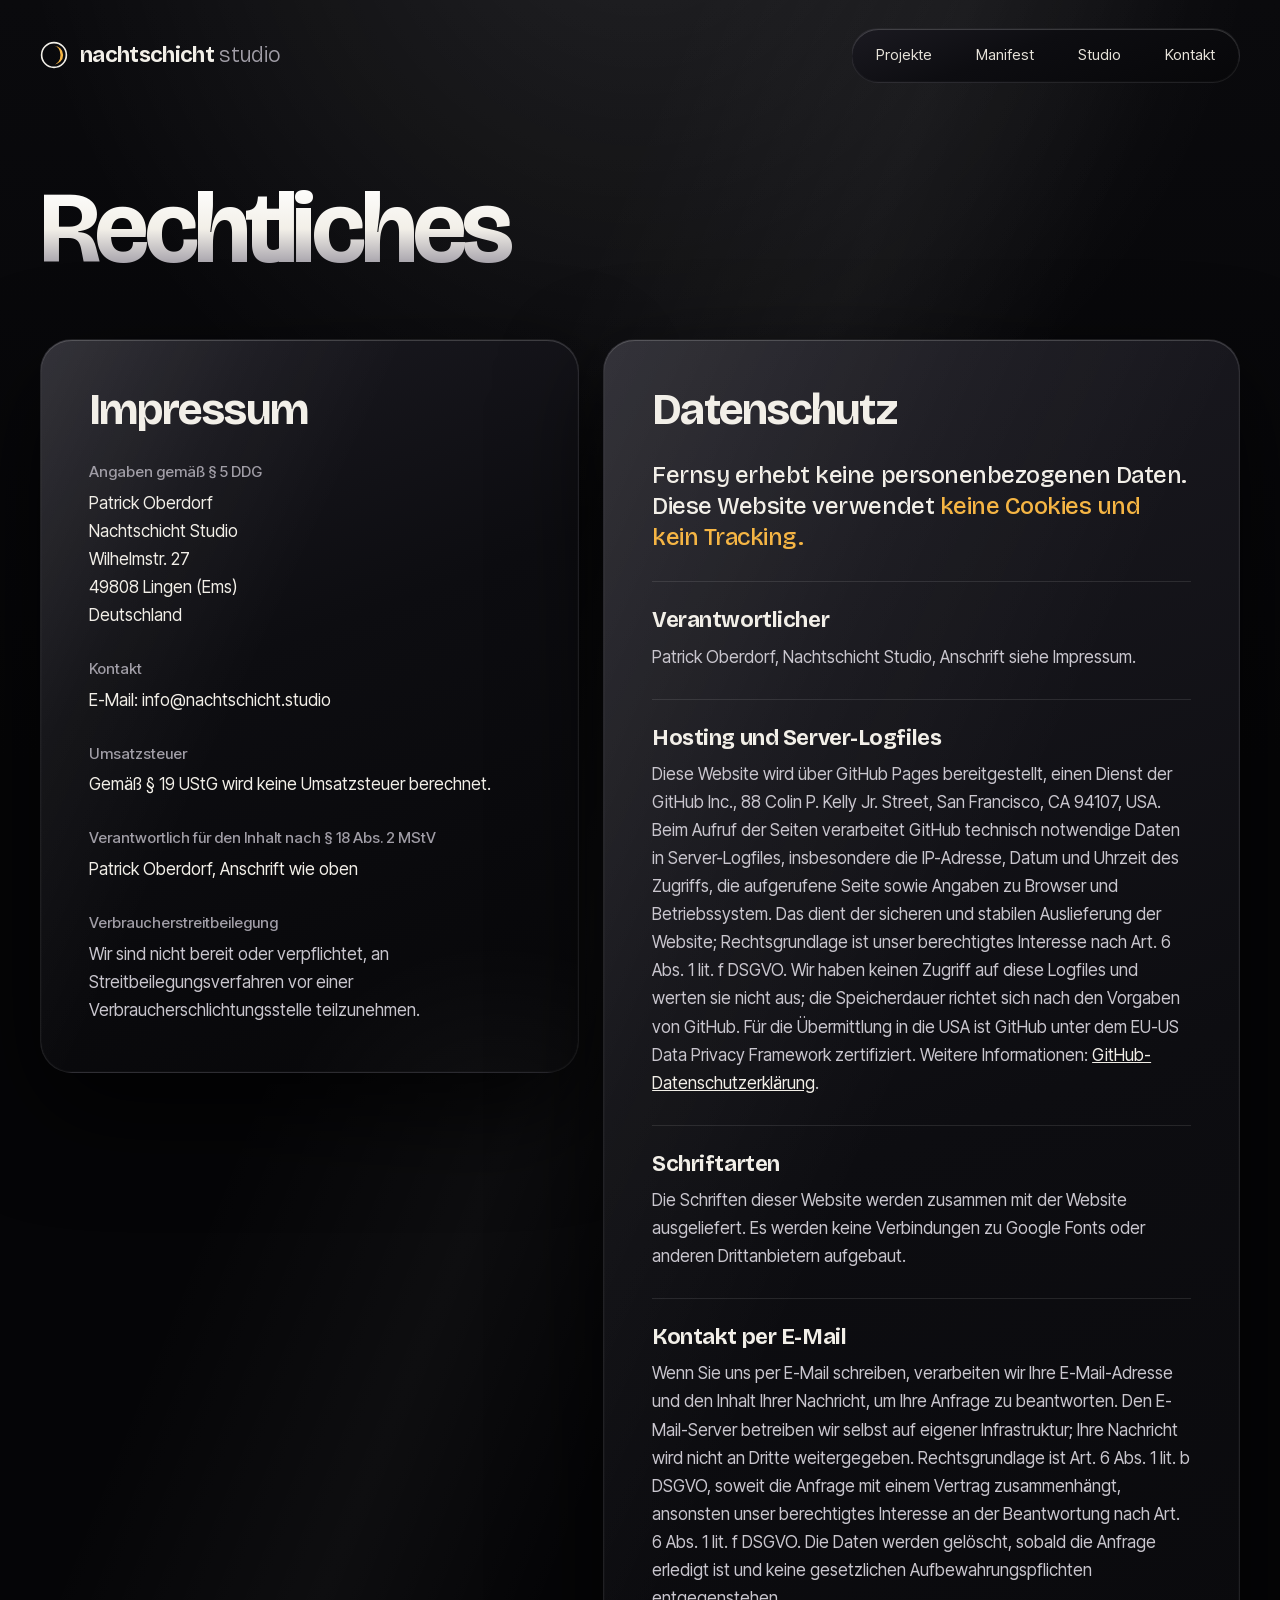
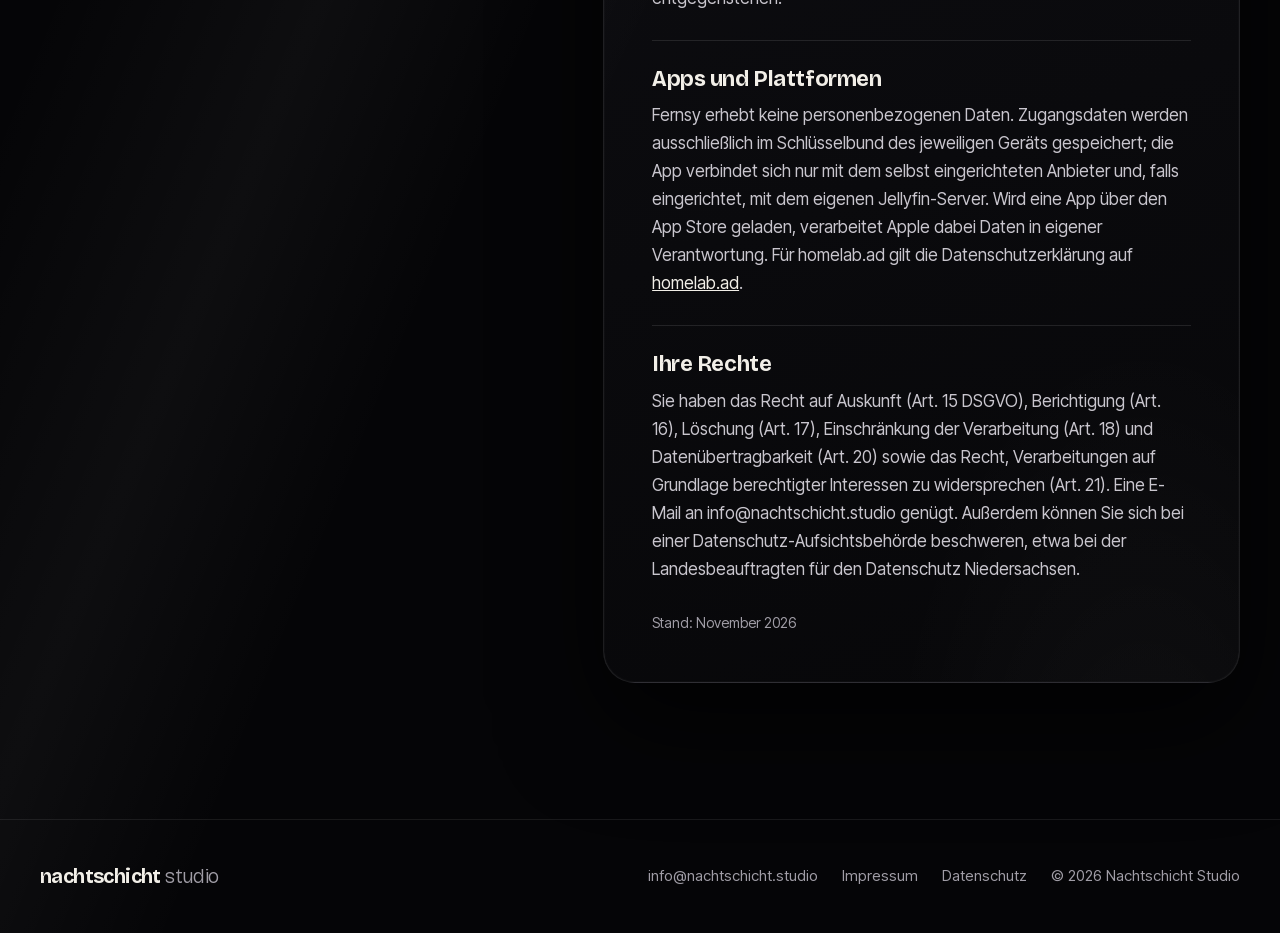
<file: impressum.html>
<!doctype html>
<html lang="de">
<head>
<meta charset="utf-8">
<meta name="viewport" content="width=device-width, initial-scale=1">
<title>Impressum – Nachtschicht Studio</title>
<meta name="description" content="Impressum und Datenschutz von Nachtschicht Studio.">
<meta name="theme-color" content="#050507">
<link rel="icon" href="assets/favicon.svg" type="image/svg+xml">
<link rel="stylesheet" href="assets/fonts.css">
<link rel="stylesheet" href="assets/site.css">
<script src="assets/site.js" defer></script>
</head>
<body>
<div style="position: relative; min-height: 100vh; background: radial-gradient(70% 38% at 50% -6%, rgba(255,255,255,0.100) 0%, rgba(255,255,255,0) 70%), linear-gradient(112deg, rgba(255,255,255,0) 30%, rgba(255,255,255,0.035) 42%, rgba(255,255,255,0) 52%), linear-gradient(180deg, #0A0A0D 0%, #050507 30%, #050507 100%); color: #F2EFE8; font-family: 'Inter Tight', system-ui, sans-serif; font-size: 17px; line-height: 1.65; overflow: hidden">

<header style="position: relative; z-index: 3">
<nav style="max-width: 1280px; margin: 0 auto; padding: 28px 40px; display: flex; flex-wrap: wrap; align-items: center; justify-content: space-between; gap: 16px">
<a href="index.html" style="display: flex; align-items: center; gap: 12px; font-family: 'Bricolage Grotesque', sans-serif; font-weight: 700; font-size: 22px; letter-spacing: -0.03em">
<svg width="28" height="28" viewBox="0 0 26 26" aria-hidden="true"><circle cx="13" cy="13" r="11.5" fill="none" stroke="#F2EFE8" stroke-width="1.5"></circle><path d="M13 4.5 A8.5 8.5 0 0 1 13 21.5 A6 8.5 0 0 0 13 4.5 Z" fill="#F5B544"></path></svg>
<span>nachtschicht<span style="font-weight: 300; color: #A09DA6"> studio</span></span>
</a>
<button type="button" class="menu-toggle" aria-label="Menü öffnen" aria-expanded="false" aria-controls="nav-links"><svg width="18" height="18" viewBox="0 0 24 24" fill="none" stroke="#F2EFE8" stroke-width="1.75" stroke-linecap="round" aria-hidden="true"><path d="M4 9h16M4 15h16"></path></svg></button>
<div class="nav-links" id="nav-links" style="display: flex; flex-wrap: wrap; align-items: center; gap: 8px; padding: 6px; border-radius: 999px; background: linear-gradient(160deg, #1B1A21 0%, #0D0D11 42%, #070709 100%); border: 1px solid rgba(255,255,255,0.09); box-shadow: inset 0 1px 0 rgba(255,255,255,0.160), inset 0 0 0 1px rgba(255,255,255,0.020)">
<a href="index.html#projekte" style="padding: 8px 18px; border-radius: 999px; font-size: 15px; color: #E7E3DA">Projekte</a>
<a href="index.html#manifest" style="padding: 8px 18px; border-radius: 999px; font-size: 15px; color: #E7E3DA">Manifest</a>
<a href="index.html#studio" style="padding: 8px 18px; border-radius: 999px; font-size: 15px; color: #E7E3DA">Studio</a>
<a href="index.html#kontakt" style="padding: 8px 18px; border-radius: 999px; font-size: 15px; color: #E7E3DA">Kontakt</a>
</div>
</nav>
</header>

<main style="position: relative; z-index: 2; max-width: 1280px; margin: 0 auto; padding: 72px 40px 136px">
<h1 style="margin: 0 0 64px; font-family: 'Bricolage Grotesque', sans-serif; font-size: clamp(56px, 8vw, 120px); line-height: 0.9; letter-spacing: -0.05em; font-weight: 700; background: linear-gradient(180deg, #FFFFFF 0%, #F2EFE8 50%, #8F8B98 100%); -webkit-background-clip: text; background-clip: text; color: transparent">Rechtliches</h1>

<div style="display: flex; flex-wrap: wrap; gap: 24px; align-items: flex-start">
<section id="impressum" style="position: relative; overflow: hidden; flex: 1 1 480px; min-width: 0; padding: 48px; border-radius: 32px; background: linear-gradient(160deg, #1B1A21 0%, #0D0D11 42%, #070709 100%); border: 1px solid rgba(255,255,255,0.09); box-shadow: inset 0 1px 0 rgba(255,255,255,0.160), inset 0 0 0 1px rgba(255,255,255,0.020), 0 40px 100px rgba(0,0,0,0.7); display: flex; flex-direction: column; gap: 28px">
<div style="position: absolute; inset: 0; pointer-events: none; background: linear-gradient(115deg, rgba(255,255,255,0.110) 0%, rgba(255,255,255,0.035) 24%, rgba(255,255,255,0) 42%), radial-gradient(60% 40% at 85% 110%, rgba(255,255,255,0.040) 0%, rgba(255,255,255,0) 70%)"></div>
<h2 style="position: relative; margin: 0; font-family: 'Bricolage Grotesque', sans-serif; font-size: 44px; line-height: 1; letter-spacing: -0.04em; font-weight: 700">Impressum</h2>
<div style="position: relative; display: flex; flex-direction: column; gap: 4px">
<h3 style="margin: 0; font-size: 15px; font-weight: 500; color: #A09DA6">Angaben gemäß § 5 DDG</h3>
<p style="margin: 0">Patrick Oberdorf<br>Nachtschicht Studio<br>Wilhelmstr. 27<br>49808 Lingen (Ems)<br>Deutschland</p>
</div>
<div style="position: relative; display: flex; flex-direction: column; gap: 4px">
<h3 style="margin: 0; font-size: 15px; font-weight: 500; color: #A09DA6">Kontakt</h3>
<p style="margin: 0">E-Mail: info@nachtschicht.studio</p>
</div>
<div style="position: relative; display: flex; flex-direction: column; gap: 4px">
<h3 style="margin: 0; font-size: 15px; font-weight: 500; color: #A09DA6">Umsatzsteuer</h3>
<p style="margin: 0">Gemäß § 19 UStG wird keine Umsatzsteuer berechnet.</p>
</div>
<div style="position: relative; display: flex; flex-direction: column; gap: 4px">
<h3 style="margin: 0; font-size: 15px; font-weight: 500; color: #A09DA6">Verantwortlich für den Inhalt nach § 18 Abs. 2 MStV</h3>
<p style="margin: 0">Patrick Oberdorf, Anschrift wie oben</p>
</div>
<div style="position: relative; display: flex; flex-direction: column; gap: 4px">
<h3 style="margin: 0; font-size: 15px; font-weight: 500; color: #A09DA6">Verbraucherstreitbeilegung</h3>
<p style="margin: 0; color: #C9C6CE">Wir sind nicht bereit oder verpflichtet, an Streitbeilegungsverfahren vor einer Verbraucherschlichtungsstelle teilzunehmen.</p>
</div>
</section>

<section id="datenschutz" style="position: relative; overflow: hidden; flex: 1.3 1 560px; min-width: 0; padding: 48px; border-radius: 32px; background: linear-gradient(160deg, #1B1A21 0%, #0D0D11 42%, #070709 100%); border: 1px solid rgba(255,255,255,0.09); box-shadow: inset 0 1px 0 rgba(255,255,255,0.160), inset 0 0 0 1px rgba(255,255,255,0.020), 0 40px 100px rgba(0,0,0,0.7); display: flex; flex-direction: column; gap: 28px">
<div style="position: absolute; inset: 0; pointer-events: none; background: linear-gradient(115deg, rgba(255,255,255,0.110) 0%, rgba(255,255,255,0.035) 24%, rgba(255,255,255,0) 42%), radial-gradient(60% 40% at 85% 110%, rgba(255,255,255,0.040) 0%, rgba(255,255,255,0) 70%)"></div>
<h2 style="position: relative; margin: 0; font-family: 'Bricolage Grotesque', sans-serif; font-size: 44px; line-height: 1; letter-spacing: -0.04em; font-weight: 700">Datenschutz</h2>
<p style="position: relative; margin: 0; font-family: 'Bricolage Grotesque', sans-serif; font-size: 24px; line-height: 1.3; letter-spacing: -0.02em; font-weight: 500">Fernsy erhebt keine personenbezogenen Daten. Diese Website verwendet <span style="color: #F5B544">keine Cookies und kein Tracking.</span></p>
<div style="position: relative; display: flex; flex-direction: column; gap: 4px; padding-top: 20px; border-top: 1px solid rgba(255,255,255,0.1)">
<h3 style="margin: 0; font-family: 'Bricolage Grotesque', sans-serif; font-size: 22px; font-weight: 700; letter-spacing: -0.02em">Verantwortlicher</h3>
<p style="margin: 0; color: #C9C6CE">Patrick Oberdorf, Nachtschicht Studio, Anschrift siehe Impressum.</p>
</div>
<div style="position: relative; display: flex; flex-direction: column; gap: 4px; padding-top: 20px; border-top: 1px solid rgba(255,255,255,0.1)">
<h3 style="margin: 0; font-family: 'Bricolage Grotesque', sans-serif; font-size: 22px; font-weight: 700; letter-spacing: -0.02em">Hosting und Server-Logfiles</h3>
<p style="margin: 0; color: #C9C6CE">Diese Website wird über GitHub Pages bereitgestellt, einen Dienst der GitHub Inc., 88 Colin P. Kelly Jr. Street, San Francisco, CA 94107, USA. Beim Aufruf der Seiten verarbeitet GitHub technisch notwendige Daten in Server-Logfiles, insbesondere die IP-Adresse, Datum und Uhrzeit des Zugriffs, die aufgerufene Seite sowie Angaben zu Browser und Betriebssystem. Das dient der sicheren und stabilen Auslieferung der Website; Rechtsgrundlage ist unser berechtigtes Interesse nach Art. 6 Abs. 1 lit. f DSGVO. Wir haben keinen Zugriff auf diese Logfiles und werten sie nicht aus; die Speicherdauer richtet sich nach den Vorgaben von GitHub. Für die Übermittlung in die USA ist GitHub unter dem EU-US Data Privacy Framework zertifiziert. Weitere Informationen: <a href="https://docs.github.com/de/site-policy/privacy-policies/github-general-privacy-statement" style="color: #F2EFE8; text-decoration: underline">GitHub-Datenschutzerklärung</a>.</p>
</div>
<div style="position: relative; display: flex; flex-direction: column; gap: 4px; padding-top: 20px; border-top: 1px solid rgba(255,255,255,0.1)">
<h3 style="margin: 0; font-family: 'Bricolage Grotesque', sans-serif; font-size: 22px; font-weight: 700; letter-spacing: -0.02em">Schriftarten</h3>
<p style="margin: 0; color: #C9C6CE">Die Schriften dieser Website werden zusammen mit der Website ausgeliefert. Es werden keine Verbindungen zu Google Fonts oder anderen Drittanbietern aufgebaut.</p>
</div>
<div style="position: relative; display: flex; flex-direction: column; gap: 4px; padding-top: 20px; border-top: 1px solid rgba(255,255,255,0.1)">
<h3 style="margin: 0; font-family: 'Bricolage Grotesque', sans-serif; font-size: 22px; font-weight: 700; letter-spacing: -0.02em">Kontakt per E-Mail</h3>
<p style="margin: 0; color: #C9C6CE">Wenn Sie uns per E-Mail schreiben, verarbeiten wir Ihre E-Mail-Adresse und den Inhalt Ihrer Nachricht, um Ihre Anfrage zu beantworten. Den E-Mail-Server betreiben wir selbst auf eigener Infrastruktur; Ihre Nachricht wird nicht an Dritte weitergegeben. Rechtsgrundlage ist Art. 6 Abs. 1 lit. b DSGVO, soweit die Anfrage mit einem Vertrag zusammenhängt, ansonsten unser berechtigtes Interesse an der Beantwortung nach Art. 6 Abs. 1 lit. f DSGVO. Die Daten werden gelöscht, sobald die Anfrage erledigt ist und keine gesetzlichen Aufbewahrungspflichten entgegenstehen.</p>
</div>
<div style="position: relative; display: flex; flex-direction: column; gap: 4px; padding-top: 20px; border-top: 1px solid rgba(255,255,255,0.1)">
<h3 style="margin: 0; font-family: 'Bricolage Grotesque', sans-serif; font-size: 22px; font-weight: 700; letter-spacing: -0.02em">Apps und Plattformen</h3>
<p style="margin: 0; color: #C9C6CE">Fernsy erhebt keine personenbezogenen Daten. Zugangsdaten werden ausschließlich im Schlüsselbund des jeweiligen Geräts gespeichert; die App verbindet sich nur mit dem selbst eingerichteten Anbieter und, falls eingerichtet, mit dem eigenen Jellyfin-Server. Wird eine App über den App Store geladen, verarbeitet Apple dabei Daten in eigener Verantwortung. Für homelab.ad gilt die Datenschutzerklärung auf <a href="https://homelab.ad" style="color: #F2EFE8; text-decoration: underline">homelab.ad</a>.</p>
</div>
<div style="position: relative; display: flex; flex-direction: column; gap: 4px; padding-top: 20px; border-top: 1px solid rgba(255,255,255,0.1)">
<h3 style="margin: 0; font-family: 'Bricolage Grotesque', sans-serif; font-size: 22px; font-weight: 700; letter-spacing: -0.02em">Ihre Rechte</h3>
<p style="margin: 0; color: #C9C6CE">Sie haben das Recht auf Auskunft (Art. 15 DSGVO), Berichtigung (Art. 16), Löschung (Art. 17), Einschränkung der Verarbeitung (Art. 18) und Datenübertragbarkeit (Art. 20) sowie das Recht, Verarbeitungen auf Grundlage berechtigter Interessen zu widersprechen (Art. 21). Eine E-Mail an info@nachtschicht.studio genügt. Außerdem können Sie sich bei einer Datenschutz-Aufsichtsbehörde beschweren, etwa bei der Landesbeauftragten für den Datenschutz Niedersachsen.</p>
</div>
<p style="position: relative; margin: 0; font-size: 14px; color: #A09DA6">Stand: November 2026</p>
</section>
</div>
</main>

<footer style="position: relative; z-index: 2; border-top: 1px solid rgba(255,255,255,0.08)">
<div style="max-width: 1280px; margin: 0 auto; padding: 40px; display: flex; flex-wrap: wrap; justify-content: space-between; align-items: center; gap: 16px; font-size: 15px; color: #A09DA6">
<span style="font-family: 'Bricolage Grotesque', sans-serif; font-weight: 700; font-size: 20px; letter-spacing: -0.03em; color: #F2EFE8">nachtschicht<span style="font-weight: 300; color: #A09DA6"> studio</span></span>
<div style="display: flex; flex-wrap: wrap; gap: 24px">
<a href="mailto:info@nachtschicht.studio" style="color: #A09DA6">info@nachtschicht.studio</a>
<a href="#impressum" style="color: #A09DA6">Impressum</a>
<a href="#datenschutz" style="color: #A09DA6">Datenschutz</a>
<span>© 2026 Nachtschicht Studio</span>
</div>
</div>
</footer>
</div>
</body>
</html>
</file>
<file: assets/fonts.css>
/* Selbst gehostete Schriften (SIL Open Font License) */
@font-face {
  font-family: 'Bricolage Grotesque';
  font-style: normal;
  font-weight: 300 800;
  font-stretch: 100%;
  font-display: swap;
  src: url(fonts/bricolage-grotesque-latin-ext.woff2) format('woff2');
  unicode-range: U+0100-02BA, U+02BD-02C5, U+02C7-02CC, U+02CE-02D7, U+02DD-02FF, U+0304, U+0308, U+0329, U+1D00-1DBF, U+1E00-1E9F, U+1EF2-1EFF, U+2020, U+20A0-20AB, U+20AD-20C4, U+2113, U+2C60-2C7F, U+A720-A7FF;
}
@font-face {
  font-family: 'Bricolage Grotesque';
  font-style: normal;
  font-weight: 300 800;
  font-stretch: 100%;
  font-display: swap;
  src: url(fonts/bricolage-grotesque-latin.woff2) format('woff2');
  unicode-range: U+0000-00FF, U+0131, U+0152-0153, U+02BB-02BC, U+02C6, U+02DA, U+02DC, U+0304, U+0308, U+0329, U+2000-206F, U+20AC, U+2122, U+2191, U+2193, U+2212, U+2215, U+FEFF, U+FFFD;
}
@font-face {
  font-family: 'Inter Tight';
  font-style: normal;
  font-weight: 400;
  font-display: swap;
  src: url(fonts/inter-tight-latin-ext.woff2) format('woff2');
  unicode-range: U+0100-02BA, U+02BD-02C5, U+02C7-02CC, U+02CE-02D7, U+02DD-02FF, U+0304, U+0308, U+0329, U+1D00-1DBF, U+1E00-1E9F, U+1EF2-1EFF, U+2020, U+20A0-20AB, U+20AD-20C4, U+2113, U+2C60-2C7F, U+A720-A7FF;
}
@font-face {
  font-family: 'Inter Tight';
  font-style: normal;
  font-weight: 400;
  font-display: swap;
  src: url(fonts/inter-tight-latin.woff2) format('woff2');
  unicode-range: U+0000-00FF, U+0131, U+0152-0153, U+02BB-02BC, U+02C6, U+02DA, U+02DC, U+0304, U+0308, U+0329, U+2000-206F, U+20AC, U+2122, U+2191, U+2193, U+2212, U+2215, U+FEFF, U+FFFD;
}
@font-face {
  font-family: 'Inter Tight';
  font-style: normal;
  font-weight: 500;
  font-display: swap;
  src: url(fonts/inter-tight-latin-ext.woff2) format('woff2');
  unicode-range: U+0100-02BA, U+02BD-02C5, U+02C7-02CC, U+02CE-02D7, U+02DD-02FF, U+0304, U+0308, U+0329, U+1D00-1DBF, U+1E00-1E9F, U+1EF2-1EFF, U+2020, U+20A0-20AB, U+20AD-20C4, U+2113, U+2C60-2C7F, U+A720-A7FF;
}
@font-face {
  font-family: 'Inter Tight';
  font-style: normal;
  font-weight: 500;
  font-display: swap;
  src: url(fonts/inter-tight-latin.woff2) format('woff2');
  unicode-range: U+0000-00FF, U+0131, U+0152-0153, U+02BB-02BC, U+02C6, U+02DA, U+02DC, U+0304, U+0308, U+0329, U+2000-206F, U+20AC, U+2122, U+2191, U+2193, U+2212, U+2215, U+FEFF, U+FFFD;
}
@font-face {
  font-family: 'Inter Tight';
  font-style: normal;
  font-weight: 600;
  font-display: swap;
  src: url(fonts/inter-tight-latin-ext.woff2) format('woff2');
  unicode-range: U+0100-02BA, U+02BD-02C5, U+02C7-02CC, U+02CE-02D7, U+02DD-02FF, U+0304, U+0308, U+0329, U+1D00-1DBF, U+1E00-1E9F, U+1EF2-1EFF, U+2020, U+20A0-20AB, U+20AD-20C4, U+2113, U+2C60-2C7F, U+A720-A7FF;
}
@font-face {
  font-family: 'Inter Tight';
  font-style: normal;
  font-weight: 600;
  font-display: swap;
  src: url(fonts/inter-tight-latin.woff2) format('woff2');
  unicode-range: U+0000-00FF, U+0131, U+0152-0153, U+02BB-02BC, U+02C6, U+02DA, U+02DC, U+0304, U+0308, U+0329, U+2000-206F, U+20AC, U+2122, U+2191, U+2193, U+2212, U+2215, U+FEFF, U+FFFD;
}
</file>
<file: assets/site.css>
/* Grundlagen */
*, *::before, *::after { box-sizing: border-box; }
html { scroll-behavior: smooth; -webkit-text-size-adjust: 100%; }
body { margin: 0; background: #050507; -webkit-font-smoothing: antialiased; }
a { color: #F2EFE8; text-decoration: none; transition: color .15s ease, filter .15s ease, transform .15s ease; }
a:hover { color: #FFFFFF; }
a:focus-visible, button:focus-visible { outline: 2px solid #F5B544; outline-offset: 3px; }
img { max-width: 100%; }
section[id] { scroll-margin-top: 24px; }

.nav-links a:hover { background: rgba(255,255,255,0.08); }

/* Menü-Button nur mobil */
.menu-toggle {
  display: none; width: 44px; height: 44px; padding: 0; border-radius: 999px; cursor: pointer;
  align-items: center; justify-content: center;
  background: linear-gradient(160deg, #1B1A21 0%, #0D0D11 42%, #070709 100%);
  border: 1px solid rgba(255,255,255,0.12);
  box-shadow: inset 0 1px 0 rgba(255,255,255,0.16), inset 0 0 0 1px rgba(255,255,255,0.02);
}

@media (max-width: 720px) {
  body > div { font-size: 17px !important; }

  /* Seitenränder wie im Mobil-Entwurf */
  nav[style], section[style*="max-width: 1280px"], main[style], footer > div,
  section[style] > div[style*="max-width: 1280px"] {
    padding-left: 20px !important; padding-right: 20px !important;
  }
  nav[style] { padding-top: 14px !important; padding-bottom: 14px !important; flex-wrap: nowrap !important; position: relative; }
  nav[style] > a { font-size: 19px !important; }

  .menu-toggle { display: flex; }
  .nav-links {
    display: none !important; position: absolute; top: calc(100% - 4px); left: 20px; right: 20px;
    flex-direction: column; align-items: stretch !important; border-radius: 24px !important; padding: 8px !important;
    box-shadow: inset 0 1px 0 rgba(255,255,255,0.16), 0 30px 60px rgba(0,0,0,0.7) !important;
  }
  .nav-links.open { display: flex !important; }
  .nav-links a { padding: 12px 18px !important; font-size: 17px !important; border-radius: 16px !important; }

  /* Typografie */
  h1[style] { font-size: clamp(44px, 14vw, 80px) !important; }
  [style*="clamp(44px, 7vw, 108px)"] { font-size: 10vw !important; }

  /* Raster einspaltig */
  [style*="grid-template-columns"] { grid-template-columns: 1fr !important; }
  [style*="flex: 1 1 460px"], [style*="flex: 1 1 360px"],
  [style*="flex: 1 1 480px"], [style*="flex: 1.3 1 560px"] { flex-basis: 100% !important; }

  /* Karten kompakter */
  [style*="padding: 48px"], [style*="padding: 40px;"], [style*="padding: 36px"] { padding: 24px !important; }
  [style*="padding: 56px 48px"], [style*="padding: 80px 64px"], [style*="padding: 96px 64px"] { padding: 40px 24px !important; }
  [style*="border-radius: 32px"], [style*="border-radius: 36px"], [style*="border-radius: 40px"] { border-radius: 28px !important; }
  [style*="min-height: 620px"] { min-height: 460px !important; }
  [style*="min-height: 620px"] > div:nth-of-type(2) > div { display: none !important; }
  [style*="min-height: 620px"] > div:nth-of-type(2) { justify-content: flex-end !important; }
  [style*="min-height: 620px"] span[style*="min-height: 52px"] { display: none !important; }
  [style*="min-height: 620px"] [style*="font-size: 72px"] { font-size: 44px !important; }
  [style*="min-height: 620px"] [style*="font-size: 20px"] { font-size: 16px !important; }
  [style*="min-height: 620px"] > img { width: 190px !important; height: 190px !important; margin: -95px 0 0 -95px !important; top: 40% !important; }
  [style*="min-height: 640px"], [style*="min-height: 600px"] { min-height: 420px !important; }
  [style*="min-height: 640px"] > img { width: 200px !important; height: 200px !important; }
  [style*="min-height: 600px"] > p { left: 24px !important; right: 24px !important; bottom: 24px !important; font-size: 18px !important; }
  [style*="width: 112px; height: 112px"] { width: 72px !important; height: 72px !important; }

  /* Buttons im Hero volle Breite */
  section > div > div[style*="gap: 14px"] { width: 100%; flex-direction: column; }
  section > div > div[style*="gap: 14px"] > a { justify-content: center; }

  /* Großzügige Abstände etwas reduzieren */
  [style*="padding: 136px 40px"], [style*="padding: 144px 40px"] { padding-top: 88px !important; padding-bottom: 88px !important; }
  [style*="padding: 0 40px 136px"] { padding-bottom: 88px !important; }
}

@media (prefers-reduced-motion: reduce) {
  html { scroll-behavior: auto; }
  a { transition: none; }
}
</file>
